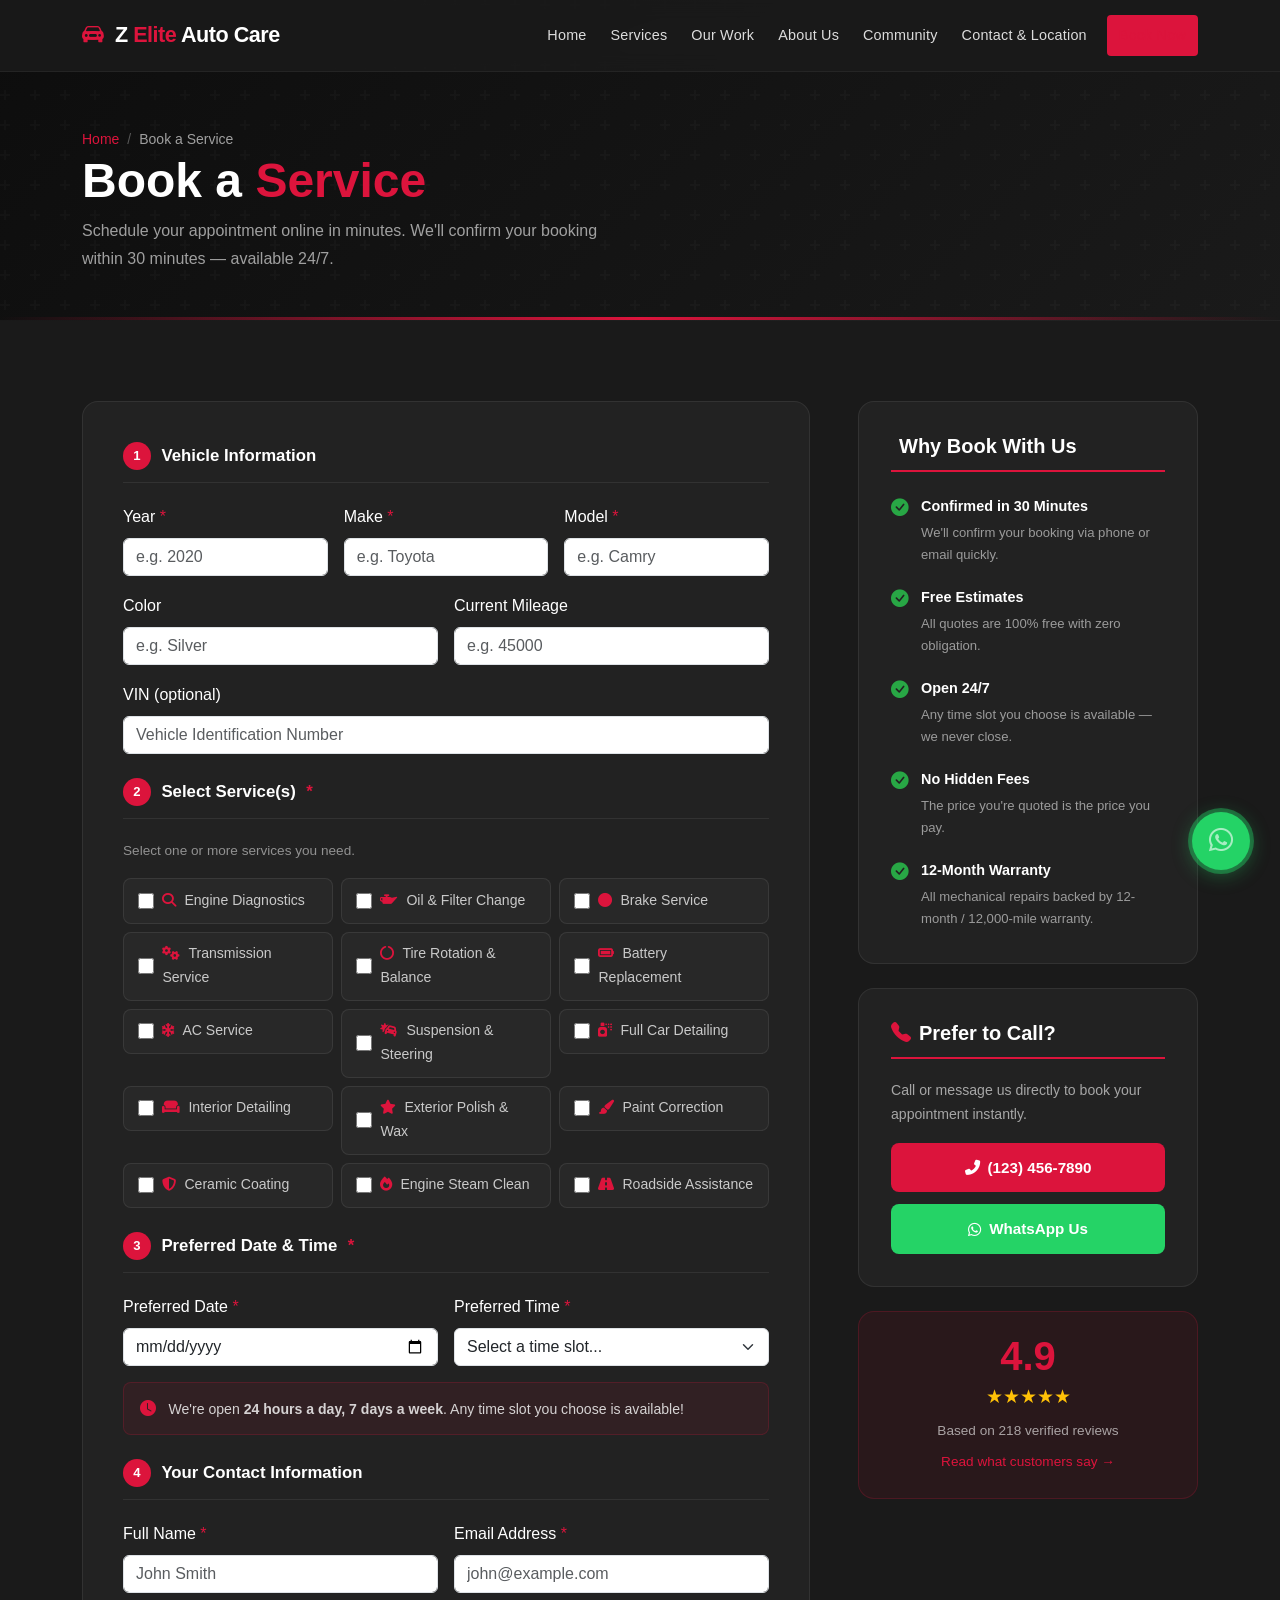
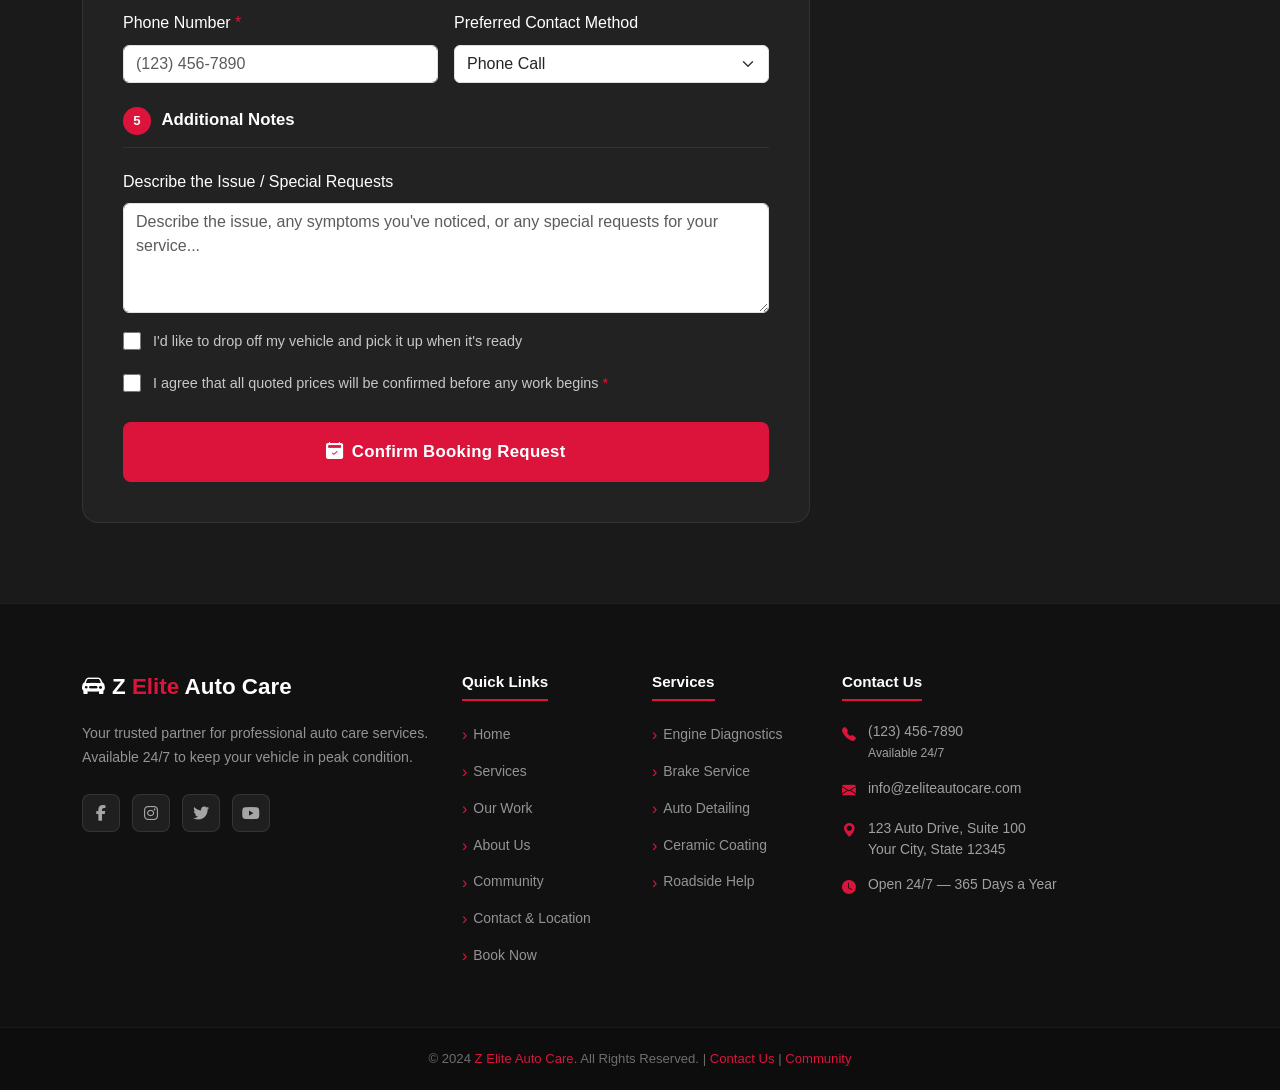
<file: booking.html>
<!DOCTYPE html>
<html lang="en">
<head>
  <meta charset="UTF-8" />
  <meta name="viewport" content="width=device-width, initial-scale=1.0" />
  <meta name="description" content="Book a service at Z Elite Auto Care. Schedule your appointment online — available 24/7 for mechanical repairs, detailing, and more." />
  <title>Book a Service - Z Elite Auto Care</title>
  <link rel="stylesheet" href="https://cdn.jsdelivr.net/npm/bootstrap@5.3.0/dist/css/bootstrap.min.css" />
  <link rel="stylesheet" href="https://cdn.jsdelivr.net/npm/bootstrap-icons@1.11.0/font/bootstrap-icons.css" />
  <link rel="stylesheet" href="https://cdnjs.cloudflare.com/ajax/libs/font-awesome/6.4.0/css/all.min.css" />
  <link rel="stylesheet" href="css/style.css" />
</head>
<body>

<div id="page-loader"><div class="loader-spinner"></div></div>

<!-- Navbar -->
<nav class="navbar navbar-expand-lg fixed-top">
  <div class="container">
    <a class="navbar-brand" href="index.html"><i class="bi bi-car-front-fill"></i> Z <span>Elite</span> Auto Care</a>
    <button class="navbar-toggler" type="button" data-bs-toggle="collapse" data-bs-target="#navMenu" aria-label="Toggle navigation">
      <span class="navbar-toggler-icon"></span>
    </button>
    <div class="collapse navbar-collapse" id="navMenu">
      <ul class="navbar-nav ms-auto align-items-lg-center">
        <li class="nav-item"><a class="nav-link" href="index.html">Home</a></li>
        <li class="nav-item"><a class="nav-link" href="services.html">Services</a></li>
        <li class="nav-item"><a class="nav-link" href="our-work.html">Our Work</a></li>
        <li class="nav-item"><a class="nav-link" href="about.html">About Us</a></li>
        <li class="nav-item"><a class="nav-link" href="community.html">Community</a></li>
        <li class="nav-item"><a class="nav-link" href="contact.html">Contact &amp; Location</a></li>
        <li class="nav-item"><a class="nav-link navbar-cta active" href="booking.html">Book Now</a></li>
      </ul>
    </div>
  </div>
</nav>

<!-- Page Header -->
<section class="page-header">
  <div class="container">
    <nav aria-label="breadcrumb"><ol class="breadcrumb"><li class="breadcrumb-item"><a href="index.html">Home</a></li><li class="breadcrumb-item active">Book a Service</li></ol></nav>
    <h1>Book a <span>Service</span></h1>
    <p style="color:rgba(255,255,255,0.6);margin:0.5rem 0 0;max-width:540px;">Schedule your appointment online in minutes. We'll confirm your booking within 30 minutes — available 24/7.</p>
  </div>
</section>

<!-- Booking Form -->
<section class="section-pad">
  <div class="container">
    <div class="row g-5">

      <!-- Booking Form -->
      <div class="col-lg-8">
        <div style="background:var(--dark-bg-2);border:1px solid rgba(255,255,255,0.07);border-radius:16px;padding:2.5rem;">

          <!-- Success -->
          <div id="bookingSuccess" class="alert-success-custom d-none mb-4">
            <i class="bi bi-check-circle-fill me-2"></i>
            <strong>Booking Request Received!</strong> We'll confirm your appointment within 30 minutes via email or phone.
          </div>
          <!-- Error -->
          <div id="bookingError" class="alert-error-custom d-none mb-4">
            <i class="bi bi-exclamation-circle-fill me-2"></i>
            Please fill in all required fields correctly.
          </div>

          <form id="bookingForm" novalidate>

            <!-- Step 1: Vehicle Info -->
            <div class="booking-section mb-4">
              <h5 class="booking-section-title"><span class="step-badge">1</span> Vehicle Information</h5>
              <div class="row g-3">
                <div class="col-sm-4">
                  <label class="form-label" for="vehicleYear">Year <span style="color:var(--primary-red);">*</span></label>
                  <input type="number" class="form-control" id="vehicleYear" placeholder="e.g. 2020" min="1990" max="2025" required />
                  <div class="invalid-feedback">Please enter vehicle year.</div>
                </div>
                <div class="col-sm-4">
                  <label class="form-label" for="vehicleMake">Make <span style="color:var(--primary-red);">*</span></label>
                  <input type="text" class="form-control" id="vehicleMake" placeholder="e.g. Toyota" required />
                  <div class="invalid-feedback">Please enter vehicle make.</div>
                </div>
                <div class="col-sm-4">
                  <label class="form-label" for="vehicleModel">Model <span style="color:var(--primary-red);">*</span></label>
                  <input type="text" class="form-control" id="vehicleModel" placeholder="e.g. Camry" required />
                  <div class="invalid-feedback">Please enter vehicle model.</div>
                </div>
                <div class="col-sm-6">
                  <label class="form-label" for="vehicleColor">Color</label>
                  <input type="text" class="form-control" id="vehicleColor" placeholder="e.g. Silver" />
                </div>
                <div class="col-sm-6">
                  <label class="form-label" for="vehicleMileage">Current Mileage</label>
                  <input type="number" class="form-control" id="vehicleMileage" placeholder="e.g. 45000" min="0" />
                </div>
                <div class="col-12">
                  <label class="form-label" for="vehicleVin">VIN (optional)</label>
                  <input type="text" class="form-control" id="vehicleVin" placeholder="Vehicle Identification Number" maxlength="17" />
                </div>
              </div>
            </div>

            <!-- Step 2: Service Selection -->
            <div class="booking-section mb-4">
              <h5 class="booking-section-title"><span class="step-badge">2</span> Select Service(s) <span style="color:var(--primary-red);">*</span></h5>
              <p style="color:rgba(255,255,255,0.5);font-size:0.85rem;margin-bottom:1rem;">Select one or more services you need.</p>
              <div class="row g-2" id="serviceCheckboxes">
                <div class="col-sm-6 col-lg-4">
                  <label class="service-checkbox-label">
                    <input type="checkbox" value="engine-diagnostics" class="service-checkbox" />
                    <span><i class="fas fa-search me-2" style="color:var(--primary-red);"></i>Engine Diagnostics</span>
                  </label>
                </div>
                <div class="col-sm-6 col-lg-4">
                  <label class="service-checkbox-label">
                    <input type="checkbox" value="oil-change" class="service-checkbox" />
                    <span><i class="fas fa-oil-can me-2" style="color:var(--primary-red);"></i>Oil &amp; Filter Change</span>
                  </label>
                </div>
                <div class="col-sm-6 col-lg-4">
                  <label class="service-checkbox-label">
                    <input type="checkbox" value="brake-service" class="service-checkbox" />
                    <span><i class="fas fa-circle me-2" style="color:var(--primary-red);"></i>Brake Service</span>
                  </label>
                </div>
                <div class="col-sm-6 col-lg-4">
                  <label class="service-checkbox-label">
                    <input type="checkbox" value="transmission" class="service-checkbox" />
                    <span><i class="fas fa-cogs me-2" style="color:var(--primary-red);"></i>Transmission Service</span>
                  </label>
                </div>
                <div class="col-sm-6 col-lg-4">
                  <label class="service-checkbox-label">
                    <input type="checkbox" value="tire-service" class="service-checkbox" />
                    <span><i class="fas fa-circle-notch me-2" style="color:var(--primary-red);"></i>Tire Rotation &amp; Balance</span>
                  </label>
                </div>
                <div class="col-sm-6 col-lg-4">
                  <label class="service-checkbox-label">
                    <input type="checkbox" value="battery" class="service-checkbox" />
                    <span><i class="fas fa-battery-full me-2" style="color:var(--primary-red);"></i>Battery Replacement</span>
                  </label>
                </div>
                <div class="col-sm-6 col-lg-4">
                  <label class="service-checkbox-label">
                    <input type="checkbox" value="ac-service" class="service-checkbox" />
                    <span><i class="fas fa-snowflake me-2" style="color:var(--primary-red);"></i>AC Service</span>
                  </label>
                </div>
                <div class="col-sm-6 col-lg-4">
                  <label class="service-checkbox-label">
                    <input type="checkbox" value="suspension" class="service-checkbox" />
                    <span><i class="fas fa-car-crash me-2" style="color:var(--primary-red);"></i>Suspension &amp; Steering</span>
                  </label>
                </div>
                <div class="col-sm-6 col-lg-4">
                  <label class="service-checkbox-label">
                    <input type="checkbox" value="full-detailing" class="service-checkbox" />
                    <span><i class="fas fa-spray-can me-2" style="color:var(--primary-red);"></i>Full Car Detailing</span>
                  </label>
                </div>
                <div class="col-sm-6 col-lg-4">
                  <label class="service-checkbox-label">
                    <input type="checkbox" value="interior-detailing" class="service-checkbox" />
                    <span><i class="fas fa-couch me-2" style="color:var(--primary-red);"></i>Interior Detailing</span>
                  </label>
                </div>
                <div class="col-sm-6 col-lg-4">
                  <label class="service-checkbox-label">
                    <input type="checkbox" value="exterior-polish" class="service-checkbox" />
                    <span><i class="fas fa-star me-2" style="color:var(--primary-red);"></i>Exterior Polish &amp; Wax</span>
                  </label>
                </div>
                <div class="col-sm-6 col-lg-4">
                  <label class="service-checkbox-label">
                    <input type="checkbox" value="paint-correction" class="service-checkbox" />
                    <span><i class="fas fa-paint-brush me-2" style="color:var(--primary-red);"></i>Paint Correction</span>
                  </label>
                </div>
                <div class="col-sm-6 col-lg-4">
                  <label class="service-checkbox-label">
                    <input type="checkbox" value="ceramic-coating" class="service-checkbox" />
                    <span><i class="fas fa-shield-alt me-2" style="color:var(--primary-red);"></i>Ceramic Coating</span>
                  </label>
                </div>
                <div class="col-sm-6 col-lg-4">
                  <label class="service-checkbox-label">
                    <input type="checkbox" value="engine-steam" class="service-checkbox" />
                    <span><i class="fas fa-fire me-2" style="color:var(--primary-red);"></i>Engine Steam Clean</span>
                  </label>
                </div>
                <div class="col-sm-6 col-lg-4">
                  <label class="service-checkbox-label">
                    <input type="checkbox" value="roadside" class="service-checkbox" />
                    <span><i class="fas fa-road me-2" style="color:var(--primary-red);"></i>Roadside Assistance</span>
                  </label>
                </div>
              </div>
              <div id="serviceError" class="text-danger mt-2 d-none" style="font-size:0.85rem;"><i class="bi bi-exclamation-circle me-1"></i>Please select at least one service.</div>
            </div>

            <!-- Step 3: Date & Time -->
            <div class="booking-section mb-4">
              <h5 class="booking-section-title"><span class="step-badge">3</span> Preferred Date &amp; Time <span style="color:var(--primary-red);">*</span></h5>
              <div class="row g-3">
                <div class="col-sm-6">
                  <label class="form-label" for="bookingDate">Preferred Date <span style="color:var(--primary-red);">*</span></label>
                  <input type="date" class="form-control" id="bookingDate" required />
                  <div class="invalid-feedback">Please select a date.</div>
                </div>
                <div class="col-sm-6">
                  <label class="form-label" for="bookingTime">Preferred Time <span style="color:var(--primary-red);">*</span></label>
                  <select class="form-select" id="bookingTime" required>
                    <option value="" disabled selected>Select a time slot...</option>
                    <option value="00:00">12:00 AM (Midnight)</option>
                    <option value="06:00">6:00 AM (Early Morning)</option>
                    <option value="08:00">8:00 AM (Morning)</option>
                    <option value="10:00">10:00 AM</option>
                    <option value="12:00">12:00 PM (Noon)</option>
                    <option value="14:00">2:00 PM (Afternoon)</option>
                    <option value="16:00">4:00 PM</option>
                    <option value="18:00">6:00 PM (Evening)</option>
                    <option value="20:00">8:00 PM</option>
                    <option value="22:00">10:00 PM (Late Night)</option>
                  </select>
                  <div class="invalid-feedback">Please select a time slot.</div>
                </div>
                <div class="col-12">
                  <div style="background:rgba(220,20,60,0.08);border:1px solid rgba(220,20,60,0.2);border-radius:8px;padding:0.75rem 1rem;">
                    <i class="bi bi-clock-fill me-2" style="color:var(--primary-red);"></i>
                    <span style="color:rgba(255,255,255,0.8);font-size:0.88rem;">We're open <strong>24 hours a day, 7 days a week</strong>. Any time slot you choose is available!</span>
                  </div>
                </div>
              </div>
            </div>

            <!-- Step 4: Personal Info -->
            <div class="booking-section mb-4">
              <h5 class="booking-section-title"><span class="step-badge">4</span> Your Contact Information</h5>
              <div class="row g-3">
                <div class="col-sm-6">
                  <label class="form-label" for="bookingName">Full Name <span style="color:var(--primary-red);">*</span></label>
                  <input type="text" class="form-control" id="bookingName" placeholder="John Smith" required minlength="2" />
                  <div class="invalid-feedback">Please enter your full name.</div>
                </div>
                <div class="col-sm-6">
                  <label class="form-label" for="bookingEmail">Email Address <span style="color:var(--primary-red);">*</span></label>
                  <input type="email" class="form-control" id="bookingEmail" placeholder="john@example.com" required />
                  <div class="invalid-feedback">Please enter a valid email address.</div>
                </div>
                <div class="col-sm-6">
                  <label class="form-label" for="bookingPhone">Phone Number <span style="color:var(--primary-red);">*</span></label>
                  <input type="tel" class="form-control" id="bookingPhone" placeholder="(123) 456-7890" required />
                  <div class="invalid-feedback">Please enter your phone number.</div>
                </div>
                <div class="col-sm-6">
                  <label class="form-label" for="bookingContact">Preferred Contact Method</label>
                  <select class="form-select" id="bookingContact">
                    <option value="phone">Phone Call</option>
                    <option value="sms">SMS / Text</option>
                    <option value="whatsapp">WhatsApp</option>
                    <option value="email">Email</option>
                  </select>
                </div>
              </div>
            </div>

            <!-- Step 5: Notes -->
            <div class="booking-section mb-4">
              <h5 class="booking-section-title"><span class="step-badge">5</span> Additional Notes</h5>
              <div class="row g-3">
                <div class="col-12">
                  <label class="form-label" for="bookingNotes">Describe the Issue / Special Requests</label>
                  <textarea class="form-control" id="bookingNotes" rows="4" placeholder="Describe the issue, any symptoms you've noticed, or any special requests for your service..."></textarea>
                </div>
                <div class="col-12">
                  <div class="form-check" style="padding-left:0;">
                    <label style="display:flex;align-items:flex-start;gap:0.75rem;cursor:pointer;">
                      <input type="checkbox" id="bookingDropoff" style="margin-top:0.2rem;width:18px;height:18px;accent-color:var(--primary-red);flex-shrink:0;" />
                      <span style="color:rgba(255,255,255,0.75);font-size:0.9rem;">I'd like to drop off my vehicle and pick it up when it's ready</span>
                    </label>
                  </div>
                </div>
                <div class="col-12">
                  <div class="form-check" style="padding-left:0;">
                    <label style="display:flex;align-items:flex-start;gap:0.75rem;cursor:pointer;">
                      <input type="checkbox" id="bookingTerms" required style="margin-top:0.2rem;width:18px;height:18px;accent-color:var(--primary-red);flex-shrink:0;" />
                      <span style="color:rgba(255,255,255,0.75);font-size:0.9rem;">I agree that all quoted prices will be confirmed before any work begins <span style="color:var(--primary-red);">*</span></span>
                    </label>
                    <div class="invalid-feedback" style="padding-left:2rem;">You must agree to proceed.</div>
                  </div>
                </div>
              </div>
            </div>

            <button type="submit" class="btn-red w-100" style="padding:1rem;font-size:1.05rem;border-radius:8px;border:none;cursor:pointer;font-weight:700;">
              <i class="bi bi-calendar2-check-fill me-2"></i>Confirm Booking Request
            </button>
          </form>
        </div>
      </div>

      <!-- Sidebar -->
      <div class="col-lg-4">

        <!-- Why Book With Us -->
        <div style="background:var(--dark-bg-2);border:1px solid rgba(255,255,255,0.07);border-radius:16px;padding:2rem;margin-bottom:1.5rem;">
          <h5 style="color:var(--white);font-weight:800;margin-bottom:1.25rem;border-bottom:2px solid var(--primary-red);padding-bottom:0.75rem;">
            <i class="bi bi-shield-check-fill me-2" style="color:var(--primary-red);"></i>Why Book With Us
          </h5>
          <div style="display:flex;flex-direction:column;gap:1rem;">
            <div style="display:flex;align-items:flex-start;gap:0.75rem;">
              <i class="bi bi-check-circle-fill" style="color:#28a745;font-size:1.1rem;margin-top:0.1rem;flex-shrink:0;"></i>
              <div><strong style="color:var(--white);font-size:0.9rem;">Confirmed in 30 Minutes</strong><p style="color:rgba(255,255,255,0.55);font-size:0.82rem;margin:0.2rem 0 0;">We'll confirm your booking via phone or email quickly.</p></div>
            </div>
            <div style="display:flex;align-items:flex-start;gap:0.75rem;">
              <i class="bi bi-check-circle-fill" style="color:#28a745;font-size:1.1rem;margin-top:0.1rem;flex-shrink:0;"></i>
              <div><strong style="color:var(--white);font-size:0.9rem;">Free Estimates</strong><p style="color:rgba(255,255,255,0.55);font-size:0.82rem;margin:0.2rem 0 0;">All quotes are 100% free with zero obligation.</p></div>
            </div>
            <div style="display:flex;align-items:flex-start;gap:0.75rem;">
              <i class="bi bi-check-circle-fill" style="color:#28a745;font-size:1.1rem;margin-top:0.1rem;flex-shrink:0;"></i>
              <div><strong style="color:var(--white);font-size:0.9rem;">Open 24/7</strong><p style="color:rgba(255,255,255,0.55);font-size:0.82rem;margin:0.2rem 0 0;">Any time slot you choose is available — we never close.</p></div>
            </div>
            <div style="display:flex;align-items:flex-start;gap:0.75rem;">
              <i class="bi bi-check-circle-fill" style="color:#28a745;font-size:1.1rem;margin-top:0.1rem;flex-shrink:0;"></i>
              <div><strong style="color:var(--white);font-size:0.9rem;">No Hidden Fees</strong><p style="color:rgba(255,255,255,0.55);font-size:0.82rem;margin:0.2rem 0 0;">The price you're quoted is the price you pay.</p></div>
            </div>
            <div style="display:flex;align-items:flex-start;gap:0.75rem;">
              <i class="bi bi-check-circle-fill" style="color:#28a745;font-size:1.1rem;margin-top:0.1rem;flex-shrink:0;"></i>
              <div><strong style="color:var(--white);font-size:0.9rem;">12-Month Warranty</strong><p style="color:rgba(255,255,255,0.55);font-size:0.82rem;margin:0.2rem 0 0;">All mechanical repairs backed by 12-month / 12,000-mile warranty.</p></div>
            </div>
          </div>
        </div>

        <!-- Contact Quick -->
        <div style="background:var(--dark-bg-2);border:1px solid rgba(255,255,255,0.07);border-radius:16px;padding:2rem;margin-bottom:1.5rem;">
          <h5 style="color:var(--white);font-weight:800;margin-bottom:1.25rem;border-bottom:2px solid var(--primary-red);padding-bottom:0.75rem;">
            <i class="bi bi-telephone-fill me-2" style="color:var(--primary-red);"></i>Prefer to Call?
          </h5>
          <p style="color:rgba(255,255,255,0.6);font-size:0.88rem;margin-bottom:1rem;">Call or message us directly to book your appointment instantly.</p>
          <a href="tel:+11234567890" style="display:flex;align-items:center;justify-content:center;gap:8px;background:var(--primary-red);color:#fff;padding:0.75rem 1.5rem;border-radius:8px;font-weight:700;font-size:0.95rem;text-decoration:none;margin-bottom:0.75rem;">
            <i class="fas fa-phone-alt"></i> (123) 456-7890
          </a>
          <a href="https://wa.me/1234567890?text=Hi%2C%20I%20would%20like%20to%20book%20a%20service%20at%20Z%20Elite%20Auto%20Care." target="_blank" rel="noopener" style="display:flex;align-items:center;justify-content:center;gap:8px;background:#25D366;color:#fff;padding:0.75rem 1.5rem;border-radius:8px;font-weight:700;font-size:0.95rem;text-decoration:none;">
            <i class="fab fa-whatsapp"></i> WhatsApp Us
          </a>
        </div>

        <!-- Rating Badge -->
        <div style="background:rgba(220,20,60,0.08);border:1px solid rgba(220,20,60,0.2);border-radius:16px;padding:1.5rem;text-align:center;">
          <div style="font-size:2.5rem;font-weight:900;color:var(--primary-red);line-height:1;">4.9</div>
          <div style="color:#ffc107;font-size:1.2rem;margin:0.3rem 0;">★★★★★</div>
          <p style="color:rgba(255,255,255,0.6);font-size:0.85rem;margin:0;">Based on 218 verified reviews</p>
          <a href="community.html#testimonials" style="color:var(--primary-red);font-size:0.85rem;text-decoration:none;margin-top:0.5rem;display:inline-block;">Read what customers say →</a>
        </div>

      </div>
    </div>
  </div>
</section>

<!-- Footer -->
<footer class="footer">
  <div class="container">
    <div class="row g-4">
      <div class="col-lg-4 col-md-6">
        <a class="footer-brand" href="index.html"><i class="bi bi-car-front-fill me-2"></i>Z <span>Elite</span> Auto Care</a>
        <p class="footer-desc">Your trusted partner for professional auto care services. Available 24/7 to keep your vehicle in peak condition.</p>
        <div class="footer-social">
          <a href="#" aria-label="Facebook"><i class="fab fa-facebook-f"></i></a>
          <a href="#" aria-label="Instagram"><i class="fab fa-instagram"></i></a>
          <a href="#" aria-label="Twitter"><i class="fab fa-twitter"></i></a>
          <a href="#" aria-label="YouTube"><i class="fab fa-youtube"></i></a>
        </div>
      </div>
      <div class="col-lg-2 col-md-6 col-6">
        <h6>Quick Links</h6>
        <ul class="footer-links">
          <li><a href="index.html">Home</a></li>
          <li><a href="services.html">Services</a></li>
          <li><a href="our-work.html">Our Work</a></li>
          <li><a href="about.html">About Us</a></li>
          <li><a href="community.html">Community</a></li>
          <li><a href="contact.html">Contact &amp; Location</a></li>
          <li><a href="booking.html">Book Now</a></li>
        </ul>
      </div>
      <div class="col-lg-2 col-md-6 col-6">
        <h6>Services</h6>
        <ul class="footer-links">
          <li><a href="services.html">Engine Diagnostics</a></li>
          <li><a href="services.html">Brake Service</a></li>
          <li><a href="services.html">Auto Detailing</a></li>
          <li><a href="services.html">Ceramic Coating</a></li>
          <li><a href="services.html">Roadside Help</a></li>
        </ul>
      </div>
      <div class="col-lg-4 col-md-6">
        <h6>Contact Us</h6>
        <div class="footer-contact-item"><i class="bi bi-telephone-fill"></i><span>(123) 456-7890<br><small>Available 24/7</small></span></div>
        <div class="footer-contact-item"><i class="bi bi-envelope-fill"></i><span>info@zeliteautocare.com</span></div>
        <div class="footer-contact-item"><i class="bi bi-geo-alt-fill"></i><span>123 Auto Drive, Suite 100<br>Your City, State 12345</span></div>
        <div class="footer-contact-item"><i class="bi bi-clock-fill"></i><span>Open 24/7 — 365 Days a Year</span></div>
      </div>
    </div>
  </div>
  <div class="footer-bottom">
    <div class="container">
      <p>&copy; 2024 <span>Z Elite Auto Care</span>. All Rights Reserved. | <a href="contact.html" style="color:var(--primary-red);">Contact Us</a> | <a href="community.html" style="color:var(--primary-red);">Community</a></p>
    </div>
  </div>
</footer>

<a href="https://wa.me/1234567890" class="whatsapp-float" target="_blank" rel="noopener" aria-label="Chat on WhatsApp">
  <i class="fab fa-whatsapp"></i>
</a>

<script src="https://cdn.jsdelivr.net/npm/bootstrap@5.3.0/dist/js/bootstrap.bundle.min.js"></script>
<script src="js/script.js"></script>
<script>
  // Set minimum date to today
  (function() {
    const dateInput = document.getElementById('bookingDate');
    if (dateInput) {
      const today = new Date().toISOString().split('T')[0];
      dateInput.setAttribute('min', today);
    }
  })();

  // Booking form submission
  const bookingForm = document.getElementById('bookingForm');
  if (bookingForm) {
    bookingForm.addEventListener('submit', function(e) {
      e.preventDefault();
      const services = document.querySelectorAll('.service-checkbox:checked');
      const serviceError = document.getElementById('serviceError');

      bookingForm.classList.add('was-validated');

      if (services.length === 0) {
        serviceError.classList.remove('d-none');
        return;
      } else {
        serviceError.classList.add('d-none');
      }

      if (!bookingForm.checkValidity()) return;

      const terms = document.getElementById('bookingTerms');
      if (!terms.checked) return;

      // Show success
      document.getElementById('bookingSuccess').classList.remove('d-none');
      document.getElementById('bookingError').classList.add('d-none');
      bookingForm.reset();
      bookingForm.classList.remove('was-validated');
      window.scrollTo({ top: bookingForm.closest('.container').offsetTop - 100, behavior: 'smooth' });
    });
  }
</script>
</body>
</html>
</file>
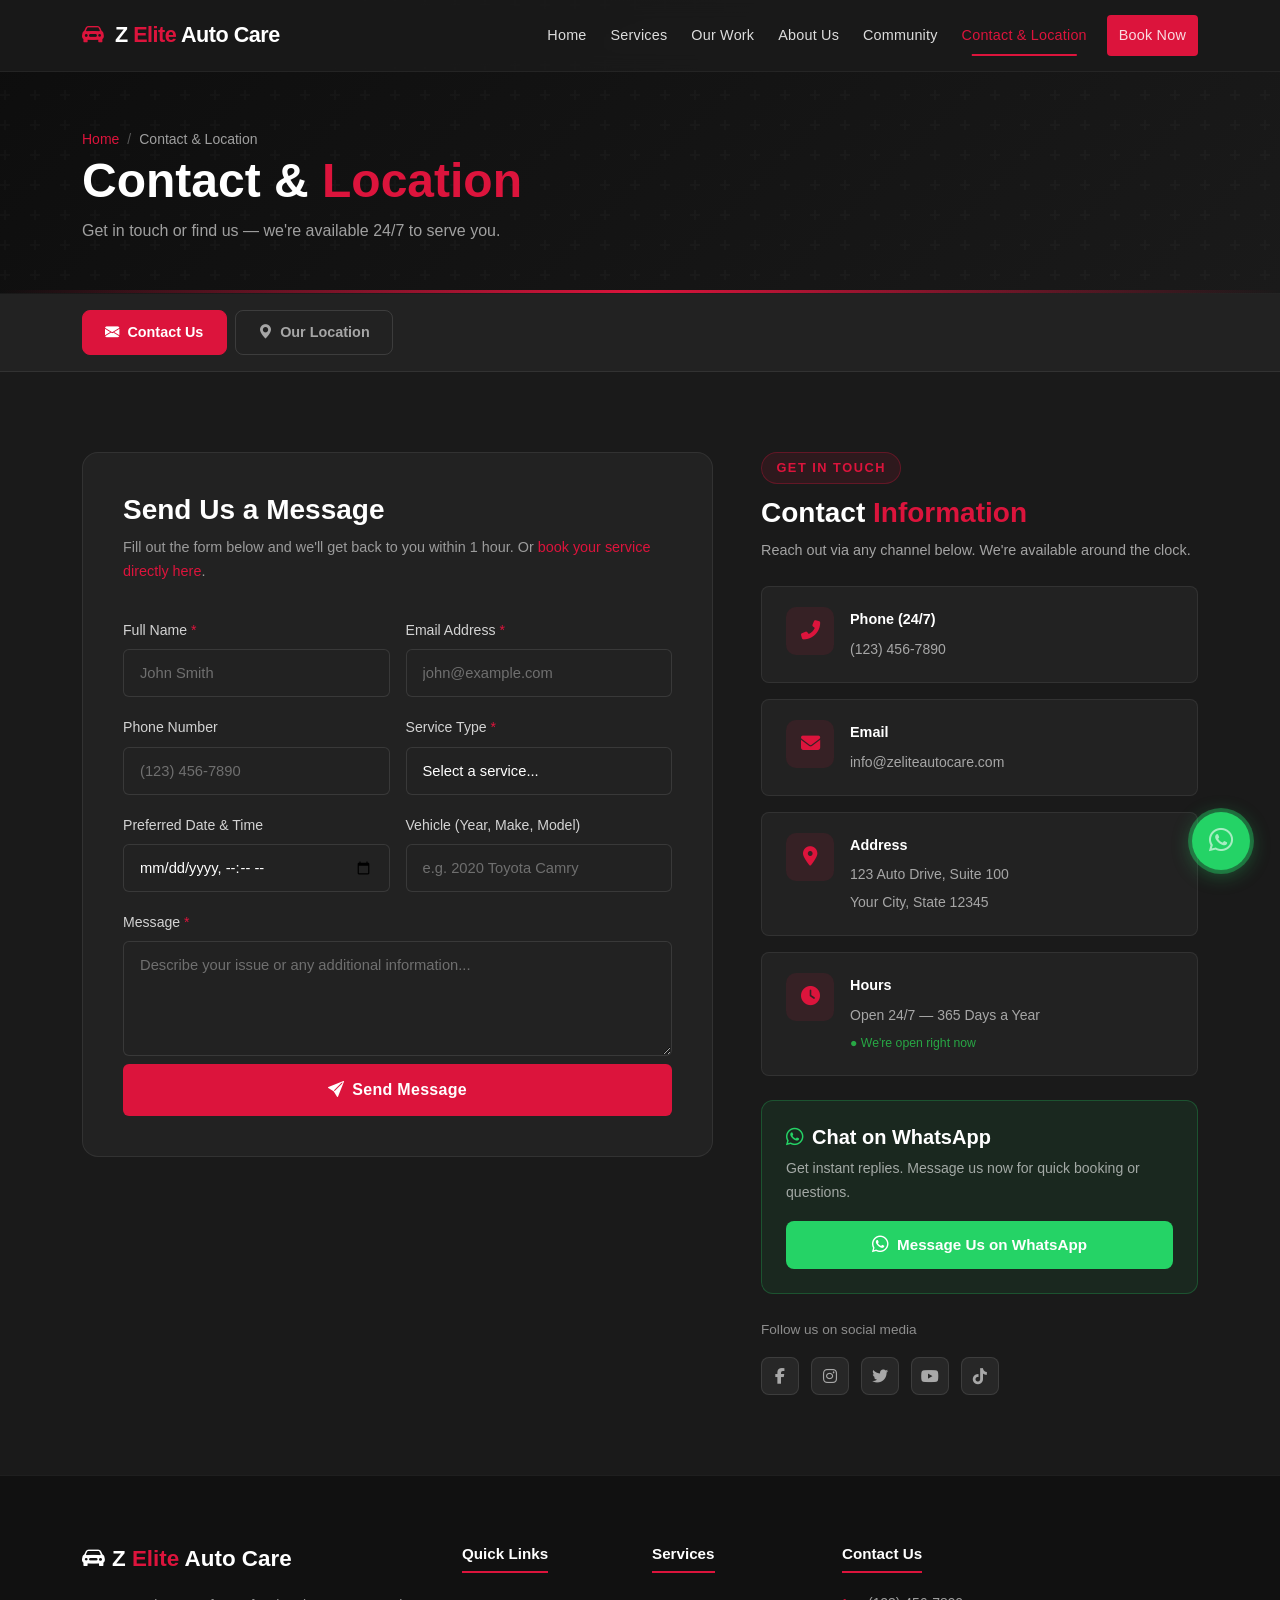
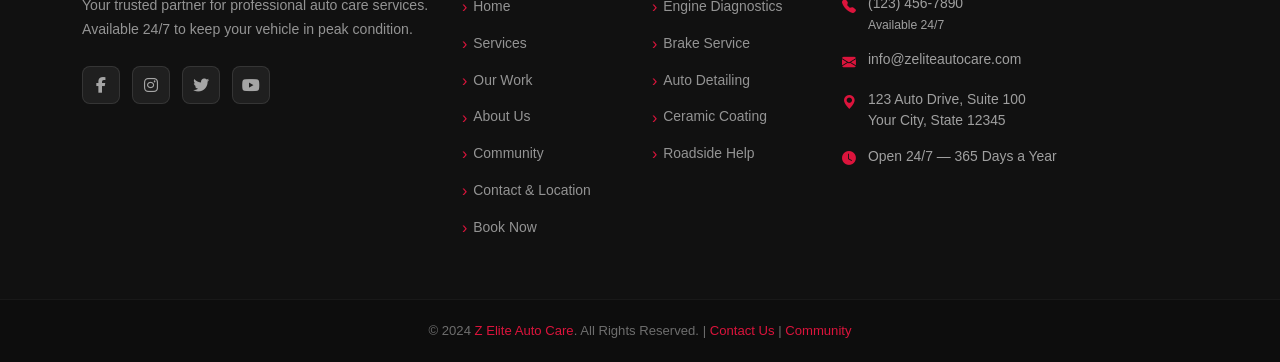
<file: contact.html>
<!DOCTYPE html>
<html lang="en">
<head>
  <meta charset="UTF-8" />
  <meta name="viewport" content="width=device-width, initial-scale=1.0" />
  <meta name="description" content="Contact Z Elite Auto Care and find our location. Book a service, get directions, and view our 24/7 hours." />
  <title>Contact &amp; Location - Z Elite Auto Care</title>
  <link rel="stylesheet" href="https://cdn.jsdelivr.net/npm/bootstrap@5.3.0/dist/css/bootstrap.min.css" />
  <link rel="stylesheet" href="https://cdn.jsdelivr.net/npm/bootstrap-icons@1.11.0/font/bootstrap-icons.css" />
  <link rel="stylesheet" href="https://cdnjs.cloudflare.com/ajax/libs/font-awesome/6.4.0/css/all.min.css" />
  <link rel="stylesheet" href="css/style.css" />
</head>
<body>

<div id="page-loader"><div class="loader-spinner"></div></div>

<!-- Navbar -->
<nav class="navbar navbar-expand-lg fixed-top">
  <div class="container">
    <a class="navbar-brand" href="index.html"><i class="bi bi-car-front-fill"></i> Z <span>Elite</span> Auto Care</a>
    <button class="navbar-toggler" type="button" data-bs-toggle="collapse" data-bs-target="#navMenu" aria-label="Toggle navigation">
      <span class="navbar-toggler-icon"></span>
    </button>
    <div class="collapse navbar-collapse" id="navMenu">
      <ul class="navbar-nav ms-auto align-items-lg-center">
        <li class="nav-item"><a class="nav-link" href="index.html">Home</a></li>
        <li class="nav-item"><a class="nav-link" href="services.html">Services</a></li>
        <li class="nav-item"><a class="nav-link" href="our-work.html">Our Work</a></li>
        <li class="nav-item"><a class="nav-link" href="about.html">About Us</a></li>
        <li class="nav-item"><a class="nav-link" href="community.html">Community</a></li>
        <li class="nav-item"><a class="nav-link active" href="contact.html">Contact &amp; Location</a></li>
        <li class="nav-item"><a class="nav-link navbar-cta" href="booking.html">Book Now</a></li>
      </ul>
    </div>
  </div>
</nav>

<!-- Page Header -->
<section class="page-header">
  <div class="container">
    <nav aria-label="breadcrumb"><ol class="breadcrumb"><li class="breadcrumb-item"><a href="index.html">Home</a></li><li class="breadcrumb-item active">Contact &amp; Location</li></ol></nav>
    <h1>Contact &amp; <span>Location</span></h1>
    <p style="color:rgba(255,255,255,0.6);margin:0.5rem 0 0;max-width:520px;">Get in touch or find us — we're available 24/7 to serve you.</p>
  </div>
</section>

<!-- Tab Navigation -->
<section style="background:var(--dark-bg-2);border-bottom:1px solid rgba(255,255,255,0.07);">
  <div class="container">
    <ul class="nav nav-pills page-tabs" id="contactTabs" role="tablist">
      <li class="nav-item" role="presentation">
        <button class="nav-link active" id="contact-tab" data-bs-toggle="pill" data-bs-target="#tab-contact" type="button" role="tab" aria-controls="tab-contact" aria-selected="true">
          <i class="bi bi-envelope-fill me-2"></i>Contact Us
        </button>
      </li>
      <li class="nav-item" role="presentation">
        <button class="nav-link" id="location-tab" data-bs-toggle="pill" data-bs-target="#tab-location" type="button" role="tab" aria-controls="tab-location" aria-selected="false">
          <i class="bi bi-geo-alt-fill me-2"></i>Our Location
        </button>
      </li>
    </ul>
  </div>
</section>

<div class="tab-content" id="contactTabContent">

  <!-- ===== TAB 1: CONTACT ===== -->
  <div class="tab-pane fade show active" id="tab-contact" role="tabpanel" aria-labelledby="contact-tab">

    <section class="section-pad">
      <div class="container">
        <div class="row g-5">
          <!-- Contact Form -->
          <div class="col-lg-7">
            <div style="background:var(--dark-bg-2);border:1px solid rgba(255,255,255,0.07);border-radius:16px;padding:2.5rem;">
              <h3 style="color:var(--white);font-weight:800;margin-bottom:0.5rem;">Send Us a Message</h3>
              <p style="color:rgba(255,255,255,0.55);font-size:0.9rem;margin-bottom:2rem;">Fill out the form below and we'll get back to you within 1 hour. Or <a href="booking.html" style="color:var(--primary-red);">book your service directly here</a>.</p>

              <div id="formSuccess" class="alert-success-custom d-none mb-3">
                <i class="bi bi-check-circle-fill me-2"></i>
                <strong>Message sent!</strong> We'll contact you shortly.
              </div>
              <div id="formError" class="alert-error-custom d-none mb-3">
                <i class="bi bi-exclamation-circle-fill me-2"></i>
                Please fill in all required fields correctly.
              </div>

              <form id="contactForm" class="contact-form" novalidate>
                <div class="row g-3">
                  <div class="col-sm-6">
                    <label class="form-label" for="contactName">Full Name <span style="color:var(--primary-red);">*</span></label>
                    <input type="text" class="form-control" id="contactName" placeholder="John Smith" required minlength="2" />
                    <div class="invalid-feedback">Please enter your full name.</div>
                  </div>
                  <div class="col-sm-6">
                    <label class="form-label" for="contactEmail">Email Address <span style="color:var(--primary-red);">*</span></label>
                    <input type="email" class="form-control" id="contactEmail" placeholder="john@example.com" required />
                    <div class="invalid-feedback">Please enter a valid email address.</div>
                  </div>
                  <div class="col-sm-6">
                    <label class="form-label" for="contactPhone">Phone Number</label>
                    <input type="tel" class="form-control" id="contactPhone" placeholder="(123) 456-7890" />
                  </div>
                  <div class="col-sm-6">
                    <label class="form-label" for="contactService">Service Type <span style="color:var(--primary-red);">*</span></label>
                    <select class="form-select" id="contactService" required>
                      <option value="" disabled selected>Select a service...</option>
                      <option value="engine-diagnostics">Engine Diagnostics</option>
                      <option value="oil-change">Oil &amp; Filter Change</option>
                      <option value="brake-service">Brake Service</option>
                      <option value="transmission">Transmission Service</option>
                      <option value="tire-service">Tire Rotation &amp; Balancing</option>
                      <option value="battery">Battery Replacement</option>
                      <option value="ac-service">Air Conditioning Service</option>
                      <option value="suspension">Suspension &amp; Steering</option>
                      <option value="full-detailing">Full Car Detailing</option>
                      <option value="interior-detailing">Interior Detailing</option>
                      <option value="exterior-polish">Exterior Polish &amp; Wax</option>
                      <option value="paint-correction">Paint Correction</option>
                      <option value="ceramic-coating">Ceramic Coating</option>
                      <option value="engine-steam">Engine Steam Clean</option>
                      <option value="roadside">Roadside Assistance</option>
                      <option value="other">Other / General Inquiry</option>
                    </select>
                    <div class="invalid-feedback">Please select a service.</div>
                  </div>
                  <div class="col-sm-6">
                    <label class="form-label" for="contactDateTime">Preferred Date &amp; Time</label>
                    <input type="datetime-local" class="form-control" id="contactDateTime" />
                  </div>
                  <div class="col-sm-6">
                    <label class="form-label" for="contactVehicle">Vehicle (Year, Make, Model)</label>
                    <input type="text" class="form-control" id="contactVehicle" placeholder="e.g. 2020 Toyota Camry" />
                  </div>
                  <div class="col-12">
                    <label class="form-label" for="contactMessage">Message <span style="color:var(--primary-red);">*</span></label>
                    <textarea class="form-control" id="contactMessage" rows="4" placeholder="Describe your issue or any additional information..." required minlength="10"></textarea>
                    <div class="invalid-feedback">Please provide at least 10 characters of detail.</div>
                  </div>
                  <div class="col-12 mt-2">
                    <button type="submit" class="btn-red w-100" style="padding:0.8rem;font-size:1rem;border-radius:6px;border:none;cursor:pointer;">
                      <i class="bi bi-send-fill me-2"></i>Send Message
                    </button>
                  </div>
                </div>
              </form>
            </div>
          </div>

          <!-- Contact Info -->
          <div class="col-lg-5">
            <div class="mb-4">
              <span class="section-tag">Get In Touch</span>
              <h3 style="color:var(--white);font-weight:800;margin-bottom:0.5rem;">Contact <span style="color:var(--primary-red);">Information</span></h3>
              <p style="color:rgba(255,255,255,0.6);font-size:0.9rem;">Reach out via any channel below. We're available around the clock.</p>
            </div>

            <div class="contact-info-card">
              <div class="contact-info-icon"><i class="fas fa-phone-alt"></i></div>
              <div class="contact-info-content"><strong>Phone (24/7)</strong><span>(123) 456-7890</span></div>
            </div>
            <div class="contact-info-card">
              <div class="contact-info-icon"><i class="fas fa-envelope"></i></div>
              <div class="contact-info-content"><strong>Email</strong><span>info@zeliteautocare.com</span></div>
            </div>
            <div class="contact-info-card">
              <div class="contact-info-icon"><i class="fas fa-map-marker-alt"></i></div>
              <div class="contact-info-content"><strong>Address</strong><span>123 Auto Drive, Suite 100<br>Your City, State 12345</span></div>
            </div>
            <div class="contact-info-card">
              <div class="contact-info-icon"><i class="fas fa-clock"></i></div>
              <div class="contact-info-content"><strong>Hours</strong><span>Open 24/7 — 365 Days a Year<br><small style="color:#28a745;">● We're open right now</small></span></div>
            </div>

            <!-- WhatsApp -->
            <div style="background:rgba(37,211,102,0.08);border:1px solid rgba(37,211,102,0.25);border-radius:12px;padding:1.5rem;margin-top:1.5rem;">
              <h5 style="color:var(--white);font-weight:700;margin-bottom:0.5rem;"><i class="fab fa-whatsapp me-2" style="color:#25D366;"></i>Chat on WhatsApp</h5>
              <p style="color:rgba(255,255,255,0.6);font-size:0.88rem;margin-bottom:1rem;">Get instant replies. Message us now for quick booking or questions.</p>
              <a href="https://wa.me/1234567890?text=Hello%2C%20I%20would%20like%20to%20book%20a%20service%20at%20Z%20Elite%20Auto%20Care." target="_blank" rel="noopener"
                style="display:flex;align-items:center;justify-content:center;gap:8px;background:#25D366;color:#fff;padding:0.7rem 1.5rem;border-radius:8px;font-weight:700;font-size:0.95rem;text-decoration:none;transition:background 0.3s;">
                <i class="fab fa-whatsapp" style="font-size:1.2rem;"></i> Message Us on WhatsApp
              </a>
            </div>

            <!-- Social -->
            <div style="margin-top:1.5rem;">
              <p style="color:rgba(255,255,255,0.5);font-size:0.85rem;margin-bottom:0.75rem;">Follow us on social media</p>
              <div class="footer-social">
                <a href="#" aria-label="Facebook"><i class="fab fa-facebook-f"></i></a>
                <a href="#" aria-label="Instagram"><i class="fab fa-instagram"></i></a>
                <a href="#" aria-label="Twitter"><i class="fab fa-twitter"></i></a>
                <a href="#" aria-label="YouTube"><i class="fab fa-youtube"></i></a>
                <a href="#" aria-label="TikTok"><i class="fab fa-tiktok"></i></a>
              </div>
            </div>
          </div>
        </div>
      </div>
    </section>

  </div><!-- /tab-contact -->

  <!-- ===== TAB 2: LOCATION ===== -->
  <div class="tab-pane fade" id="tab-location" role="tabpanel" aria-labelledby="location-tab">

    <!-- Map & Info -->
    <section class="section-pad">
      <div class="container">
        <div class="row g-5 align-items-start">
          <!-- Map -->
          <div class="col-lg-8 fade-in-left">
            <div class="map-container">
              <iframe
                src="https://www.google.com/maps/embed?pb=!1m18!1m12!1m3!1d3153.835434!2d-122.4194!3d37.7749!2m3!1f0!2f0!3f0!3m2!1i1024!2i768!4f13.1!3m3!1m2!1s0x0%3A0x0!2zMzfCsDQ2JzI5LjYiTiAxMjLCsDI1JzA5LjkiVw!5e0!3m2!1sen!2sus!4v1234567890"
                allowfullscreen=""
                loading="lazy"
                referrerpolicy="no-referrer-when-downgrade"
                title="Z Elite Auto Care Location">
              </iframe>
            </div>
            <div class="mt-3 d-flex gap-3 flex-wrap">
              <a href="https://maps.google.com/?q=123+Auto+Drive+Your+City+State" target="_blank" rel="noopener" class="btn-red">
                <i class="fas fa-directions me-2"></i>Get Directions
              </a>
              <a href="booking.html" class="btn-red-outline-only"><i class="bi bi-calendar-check me-2"></i>Book a Service</a>
            </div>
          </div>

          <!-- Location Info -->
          <div class="col-lg-4 fade-in-right">
            <div style="background:var(--dark-bg-2);border:1px solid rgba(255,255,255,0.07);border-radius:16px;padding:2rem;">
              <h4 style="color:var(--white);font-weight:800;margin-bottom:1.5rem;border-bottom:2px solid var(--primary-red);padding-bottom:0.75rem;">
                <i class="fas fa-map-marker-alt text-red me-2"></i>Our Location
              </h4>
              <div class="footer-contact-item">
                <i class="bi bi-geo-alt-fill"></i>
                <div>
                  <strong style="color:var(--white);display:block;font-size:0.9rem;margin-bottom:0.25rem;">Address</strong>
                  <span style="color:rgba(255,255,255,0.65);">123 Auto Drive, Suite 100<br>Your City, State 12345</span>
                </div>
              </div>
              <div class="footer-contact-item">
                <i class="bi bi-telephone-fill"></i>
                <div>
                  <strong style="color:var(--white);display:block;font-size:0.9rem;margin-bottom:0.25rem;">Phone</strong>
                  <span style="color:rgba(255,255,255,0.65);">(123) 456-7890</span>
                </div>
              </div>
              <div class="footer-contact-item">
                <i class="bi bi-envelope-fill"></i>
                <div>
                  <strong style="color:var(--white);display:block;font-size:0.9rem;margin-bottom:0.25rem;">Email</strong>
                  <span style="color:rgba(255,255,255,0.65);">info@zeliteautocare.com</span>
                </div>
              </div>
            </div>

            <!-- Business Hours -->
            <div style="background:var(--dark-bg-2);border:1px solid rgba(255,255,255,0.07);border-radius:16px;padding:2rem;margin-top:1.5rem;">
              <h4 style="color:var(--white);font-weight:800;margin-bottom:1.5rem;border-bottom:2px solid var(--primary-red);padding-bottom:0.75rem;">
                <i class="fas fa-clock text-red me-2"></i>Business Hours
              </h4>
              <div class="hours-row open"><span class="day">Monday</span><span class="time">Open 24 Hours</span></div>
              <div class="hours-row open"><span class="day">Tuesday</span><span class="time">Open 24 Hours</span></div>
              <div class="hours-row open"><span class="day">Wednesday</span><span class="time">Open 24 Hours</span></div>
              <div class="hours-row open"><span class="day">Thursday</span><span class="time">Open 24 Hours</span></div>
              <div class="hours-row open"><span class="day">Friday</span><span class="time">Open 24 Hours</span></div>
              <div class="hours-row open"><span class="day">Saturday</span><span class="time">Open 24 Hours</span></div>
              <div class="hours-row open"><span class="day">Sunday</span><span class="time">Open 24 Hours</span></div>
              <div style="background:rgba(40,167,69,0.1);border:1px solid rgba(40,167,69,0.3);border-radius:8px;padding:0.75rem 1rem;margin-top:1rem;text-align:center;">
                <span style="color:#5cb85c;font-weight:700;font-size:0.85rem;"><i class="bi bi-check-circle-fill me-2"></i>Open 24/7, 365 Days — Including All Holidays</span>
              </div>
            </div>
          </div>
        </div>
      </div>
    </section>

    <!-- Nearby Landmarks -->
    <section class="section-pad" style="background:var(--dark-bg-2);">
      <div class="container">
        <div class="text-center mb-5">
          <span class="section-tag">Easy to Find</span>
          <h2 class="section-title">Nearby <span>Landmarks</span></h2>
          <div class="section-divider"></div>
          <p class="section-subtitle mt-3">Conveniently located near major landmarks for easy access from anywhere in the city.</p>
        </div>
        <div class="row g-4">
          <div class="col-sm-6 col-lg-3">
            <div class="feature-item fade-in-up text-center" style="flex-direction:column;">
              <div class="feature-icon-wrap mx-auto"><i class="fas fa-shopping-bag"></i></div>
              <div class="feature-text text-center"><h5>Downtown Mall</h5><p>Just 0.5 miles east on Auto Drive.</p></div>
            </div>
          </div>
          <div class="col-sm-6 col-lg-3">
            <div class="feature-item fade-in-up text-center" style="flex-direction:column;" data-delay="100">
              <div class="feature-icon-wrap mx-auto"><i class="fas fa-hospital"></i></div>
              <div class="feature-text text-center"><h5>City Hospital</h5><p>Located 1 mile north on Auto Drive.</p></div>
            </div>
          </div>
          <div class="col-sm-6 col-lg-3">
            <div class="feature-item fade-in-up text-center" style="flex-direction:column;" data-delay="200">
              <div class="feature-icon-wrap mx-auto"><i class="fas fa-university"></i></div>
              <div class="feature-text text-center"><h5>State University</h5><p>1.5 miles south on University Blvd.</p></div>
            </div>
          </div>
          <div class="col-sm-6 col-lg-3">
            <div class="feature-item fade-in-up text-center" style="flex-direction:column;" data-delay="300">
              <div class="feature-icon-wrap mx-auto"><i class="fas fa-bus"></i></div>
              <div class="feature-text text-center"><h5>Transit Station</h5><p>Central Hub is 3 blocks away.</p></div>
            </div>
          </div>
        </div>
      </div>
    </section>

    <!-- Parking Info -->
    <section class="section-pad">
      <div class="container">
        <div class="row align-items-center g-4">
          <div class="col-lg-6 fade-in-left">
            <span class="section-tag">Parking &amp; Access</span>
            <h2 class="section-title text-start">Easy <span>Parking</span></h2>
            <div class="section-divider mb-4" style="margin-left:0;"></div>
            <p style="color:rgba(255,255,255,0.65);line-height:1.8;">Large, well-lit customer parking lot with 30+ spaces directly in front of our facility. Accessible from both Auto Drive and Service Road.</p>
            <ul style="color:rgba(255,255,255,0.65);padding-left:1.5rem;line-height:2.2;margin-top:0.75rem;">
              <li>Free customer parking — no time limits</li>
              <li>Covered drop-off bay for bad weather</li>
              <li>Secure overnight vehicle storage available</li>
              <li>Accessible parking spaces for all customers</li>
              <li>CCTV monitored lot for vehicle security</li>
            </ul>
          </div>
          <div class="col-lg-6 fade-in-right">
            <div class="row g-3">
              <div class="col-6">
                <div class="service-card text-center" style="padding:1.5rem;">
                  <i class="fas fa-parking" style="font-size:2.5rem;color:var(--primary-red);margin-bottom:0.75rem;display:block;"></i>
                  <h5 style="color:var(--white);font-size:0.95rem;">Free Parking</h5>
                  <p style="font-size:0.82rem;">30+ spaces at no charge</p>
                </div>
              </div>
              <div class="col-6">
                <div class="service-card text-center" style="padding:1.5rem;">
                  <i class="fas fa-video" style="font-size:2.5rem;color:var(--primary-red);margin-bottom:0.75rem;display:block;"></i>
                  <h5 style="color:var(--white);font-size:0.95rem;">Secure &amp; Monitored</h5>
                  <p style="font-size:0.82rem;">24/7 CCTV surveillance</p>
                </div>
              </div>
              <div class="col-6">
                <div class="service-card text-center" style="padding:1.5rem;">
                  <i class="fas fa-cloud-rain" style="font-size:2.5rem;color:var(--primary-red);margin-bottom:0.75rem;display:block;"></i>
                  <h5 style="color:var(--white);font-size:0.95rem;">Covered Drop-Off</h5>
                  <p style="font-size:0.82rem;">Stay dry in all weather</p>
                </div>
              </div>
              <div class="col-6">
                <div class="service-card text-center" style="padding:1.5rem;">
                  <i class="fas fa-wheelchair" style="font-size:2.5rem;color:var(--primary-red);margin-bottom:0.75rem;display:block;"></i>
                  <h5 style="color:var(--white);font-size:0.95rem;">Accessible</h5>
                  <p style="font-size:0.82rem;">Fully ADA compliant facility</p>
                </div>
              </div>
            </div>
          </div>
        </div>
      </div>
    </section>

    <!-- CTA -->
    <section class="cta-banner">
      <div class="container text-center position-relative">
        <h2 class="section-title">Visit Us Today — No Appointment Needed!</h2>
        <p style="color:rgba(255,255,255,0.9);font-size:1.05rem;margin-bottom:2rem;">Walk-ins welcome 24/7. Or book ahead to guarantee your preferred time slot.</p>
        <div class="d-flex justify-content-center gap-3 flex-wrap">
          <a href="https://maps.google.com/?q=123+Auto+Drive+Your+City+State" target="_blank" rel="noopener" class="btn-red" style="background:#fff;color:var(--primary-red);border-color:#fff;">
            <i class="fas fa-directions me-2"></i>Get Directions
          </a>
          <a href="booking.html" class="btn-outline-red"><i class="bi bi-calendar-check me-2"></i>Book in Advance</a>
        </div>
      </div>
    </section>

  </div><!-- /tab-location -->

</div><!-- /tab-content -->

<!-- Footer -->
<footer class="footer">
  <div class="container">
    <div class="row g-4">
      <div class="col-lg-4 col-md-6">
        <a class="footer-brand" href="index.html"><i class="bi bi-car-front-fill me-2"></i>Z <span>Elite</span> Auto Care</a>
        <p class="footer-desc">Your trusted partner for professional auto care services. Available 24/7 to keep your vehicle in peak condition.</p>
        <div class="footer-social">
          <a href="#" aria-label="Facebook"><i class="fab fa-facebook-f"></i></a>
          <a href="#" aria-label="Instagram"><i class="fab fa-instagram"></i></a>
          <a href="#" aria-label="Twitter"><i class="fab fa-twitter"></i></a>
          <a href="#" aria-label="YouTube"><i class="fab fa-youtube"></i></a>
        </div>
      </div>
      <div class="col-lg-2 col-md-6 col-6">
        <h6>Quick Links</h6>
        <ul class="footer-links">
          <li><a href="index.html">Home</a></li>
          <li><a href="services.html">Services</a></li>
          <li><a href="our-work.html">Our Work</a></li>
          <li><a href="about.html">About Us</a></li>
          <li><a href="community.html">Community</a></li>
          <li><a href="contact.html">Contact &amp; Location</a></li>
          <li><a href="booking.html">Book Now</a></li>
        </ul>
      </div>
      <div class="col-lg-2 col-md-6 col-6">
        <h6>Services</h6>
        <ul class="footer-links">
          <li><a href="services.html">Engine Diagnostics</a></li>
          <li><a href="services.html">Brake Service</a></li>
          <li><a href="services.html">Auto Detailing</a></li>
          <li><a href="services.html">Ceramic Coating</a></li>
          <li><a href="services.html">Roadside Help</a></li>
        </ul>
      </div>
      <div class="col-lg-4 col-md-6">
        <h6>Contact Us</h6>
        <div class="footer-contact-item"><i class="bi bi-telephone-fill"></i><span>(123) 456-7890<br><small>Available 24/7</small></span></div>
        <div class="footer-contact-item"><i class="bi bi-envelope-fill"></i><span>info@zeliteautocare.com</span></div>
        <div class="footer-contact-item"><i class="bi bi-geo-alt-fill"></i><span>123 Auto Drive, Suite 100<br>Your City, State 12345</span></div>
        <div class="footer-contact-item"><i class="bi bi-clock-fill"></i><span>Open 24/7 — 365 Days a Year</span></div>
      </div>
    </div>
  </div>
  <div class="footer-bottom">
    <div class="container">
      <p>&copy; 2024 <span>Z Elite Auto Care</span>. All Rights Reserved. | <a href="contact.html" style="color:var(--primary-red);">Contact Us</a> | <a href="community.html" style="color:var(--primary-red);">Community</a></p>
    </div>
  </div>
</footer>

<a href="https://wa.me/1234567890" class="whatsapp-float" target="_blank" rel="noopener" aria-label="Chat on WhatsApp">
  <i class="fab fa-whatsapp"></i>
</a>

<script src="https://cdn.jsdelivr.net/npm/bootstrap@5.3.0/dist/js/bootstrap.bundle.min.js"></script>
<script src="js/script.js"></script>
<script>
  // Auto-switch to correct tab based on URL hash
  (function() {
    const hash = window.location.hash;
    if (hash === '#location' || hash === '#tab-location') {
      const tab = document.getElementById('location-tab');
      if (tab) { bootstrap.Tab.getOrCreateInstance(tab).show(); }
    }
  })();
</script>
</body>
</html>
</file>
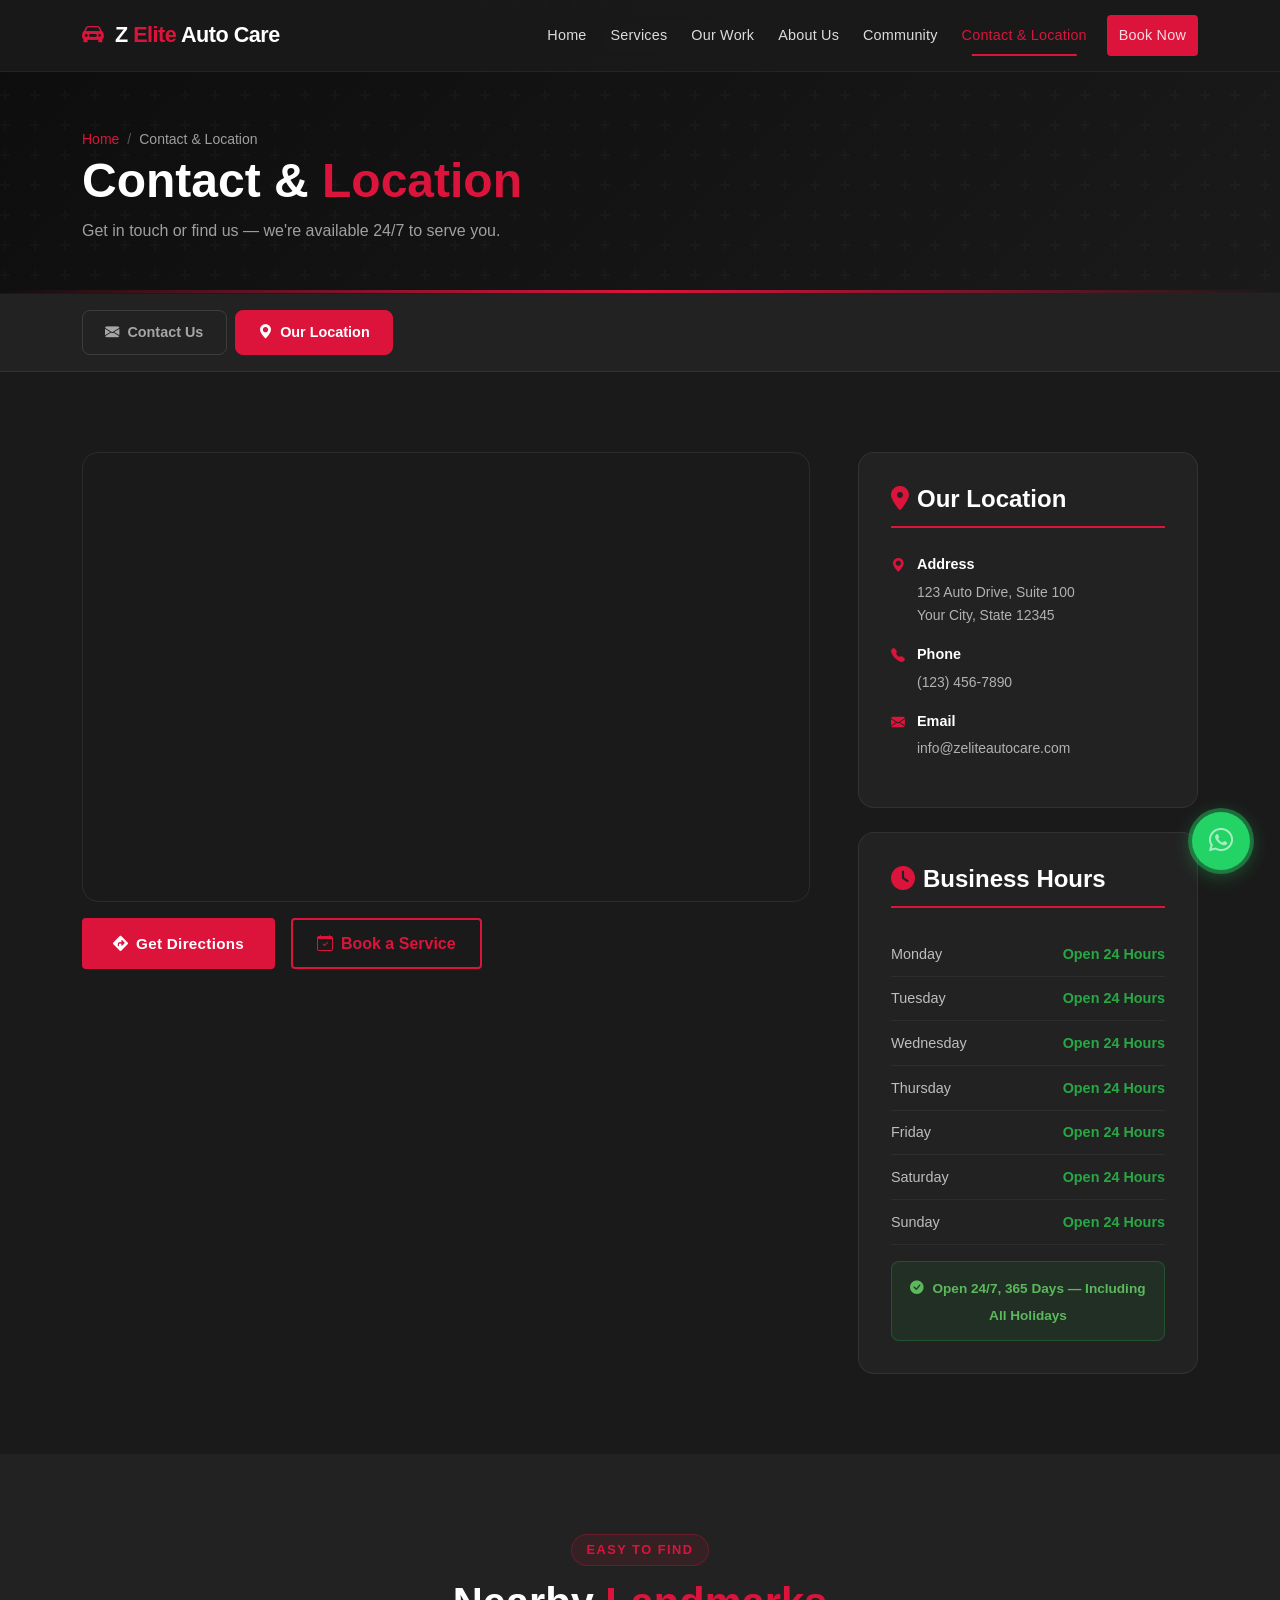
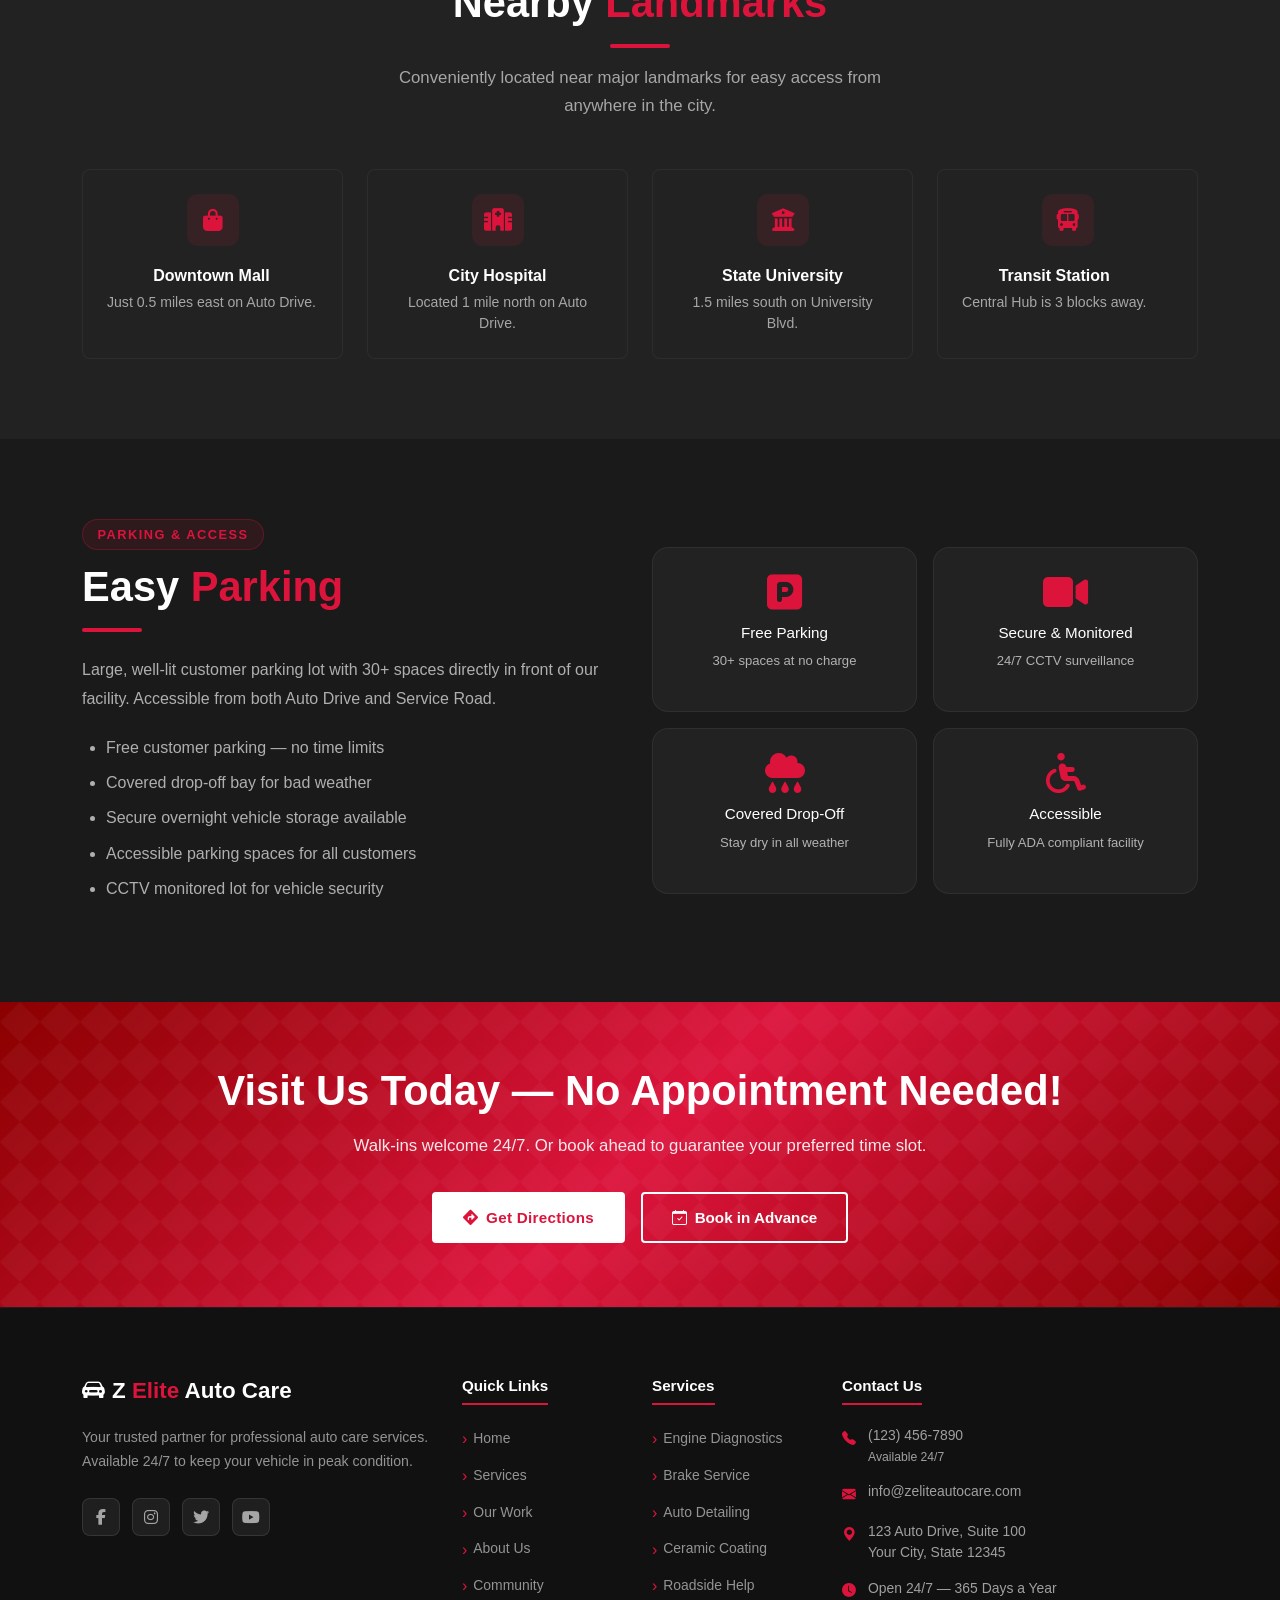
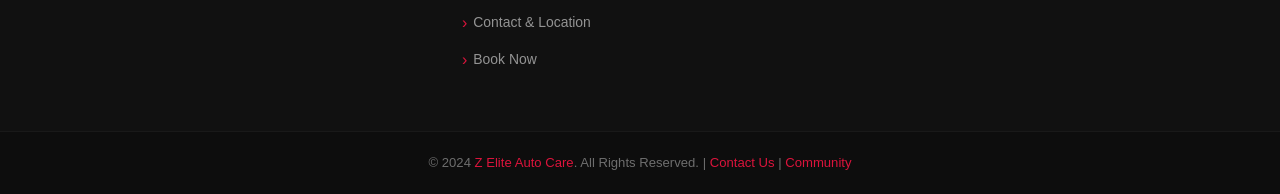
<file: location.html>
<!DOCTYPE html>
<html lang="en">
<head>
  <meta charset="UTF-8" />
  <meta http-equiv="refresh" content="0; url=contact.html#tab-location" />
  <title>Location - Z Elite Auto Care</title>
</head>
<body>
  <p>Redirecting to <a href="contact.html#location">Contact &amp; Location</a>...</p>
  <script>window.location.replace('contact.html#tab-location');</script>
</body>
</html>
</file>
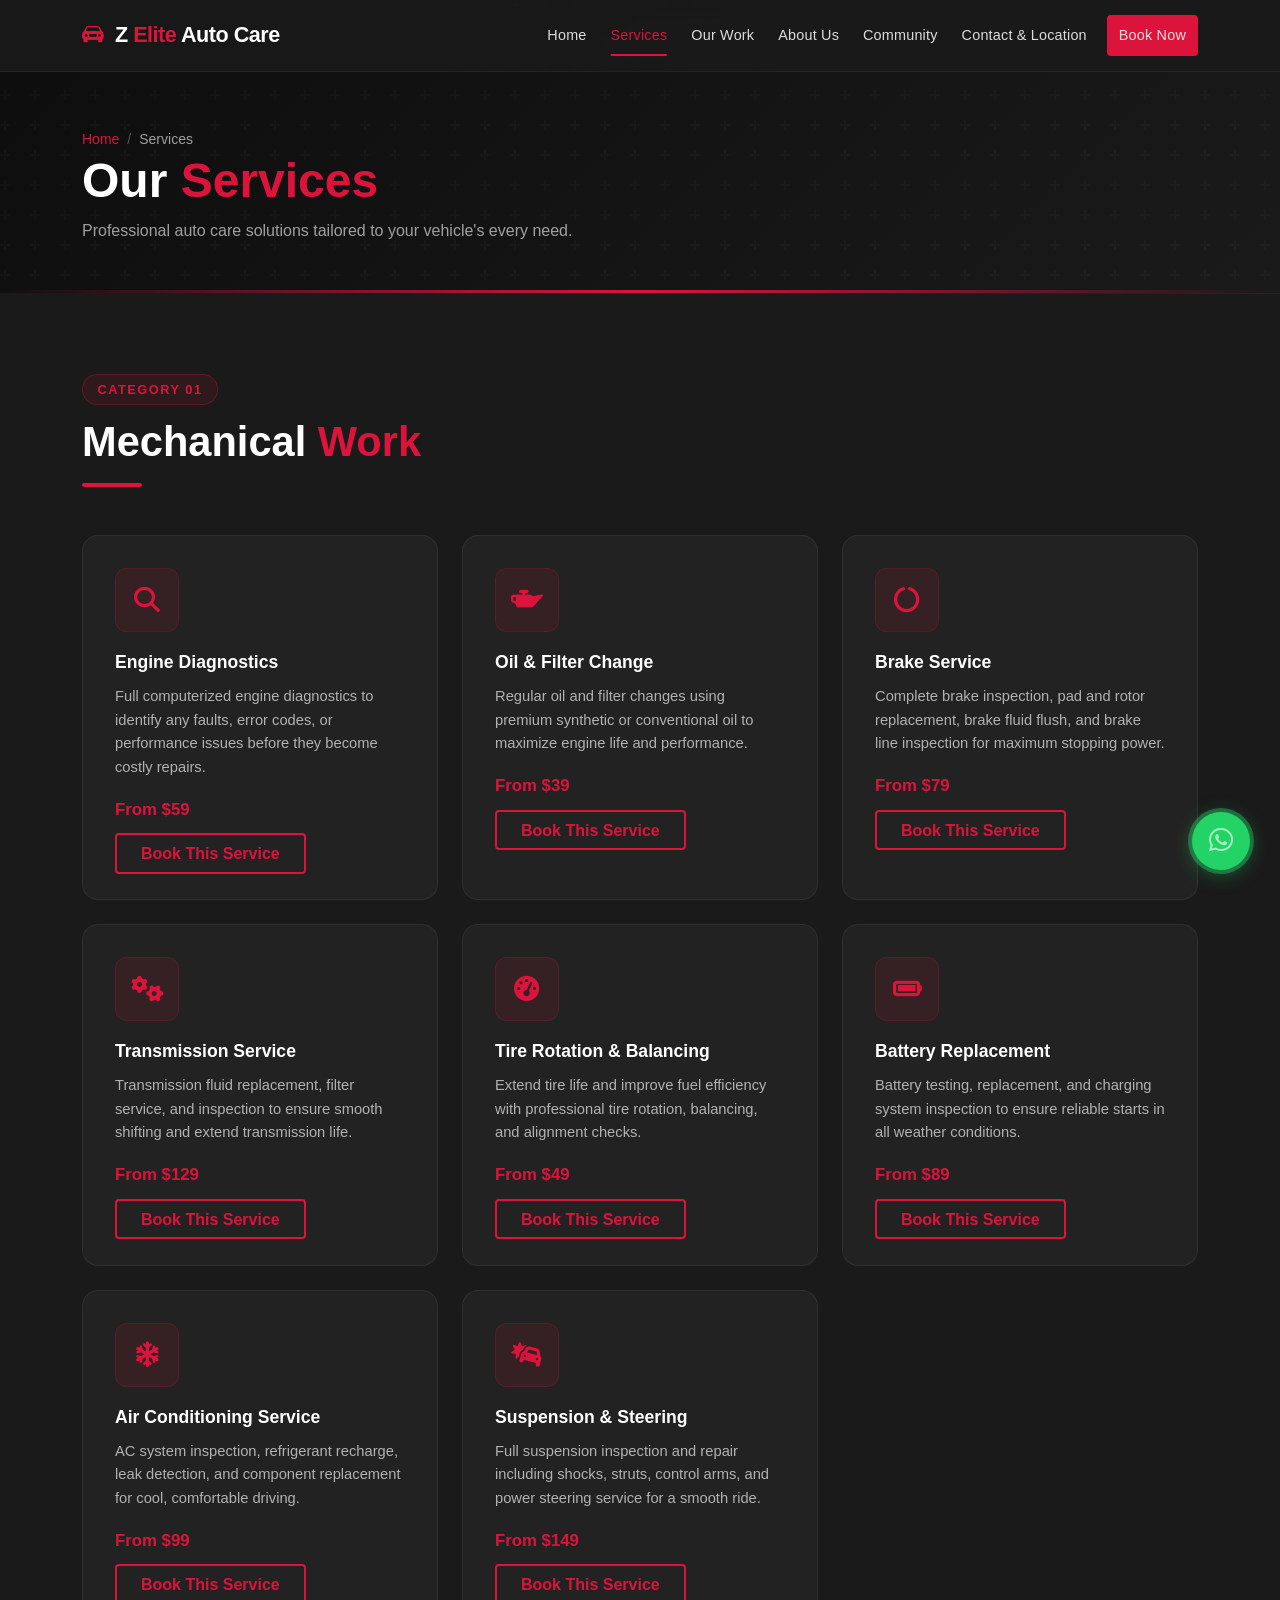
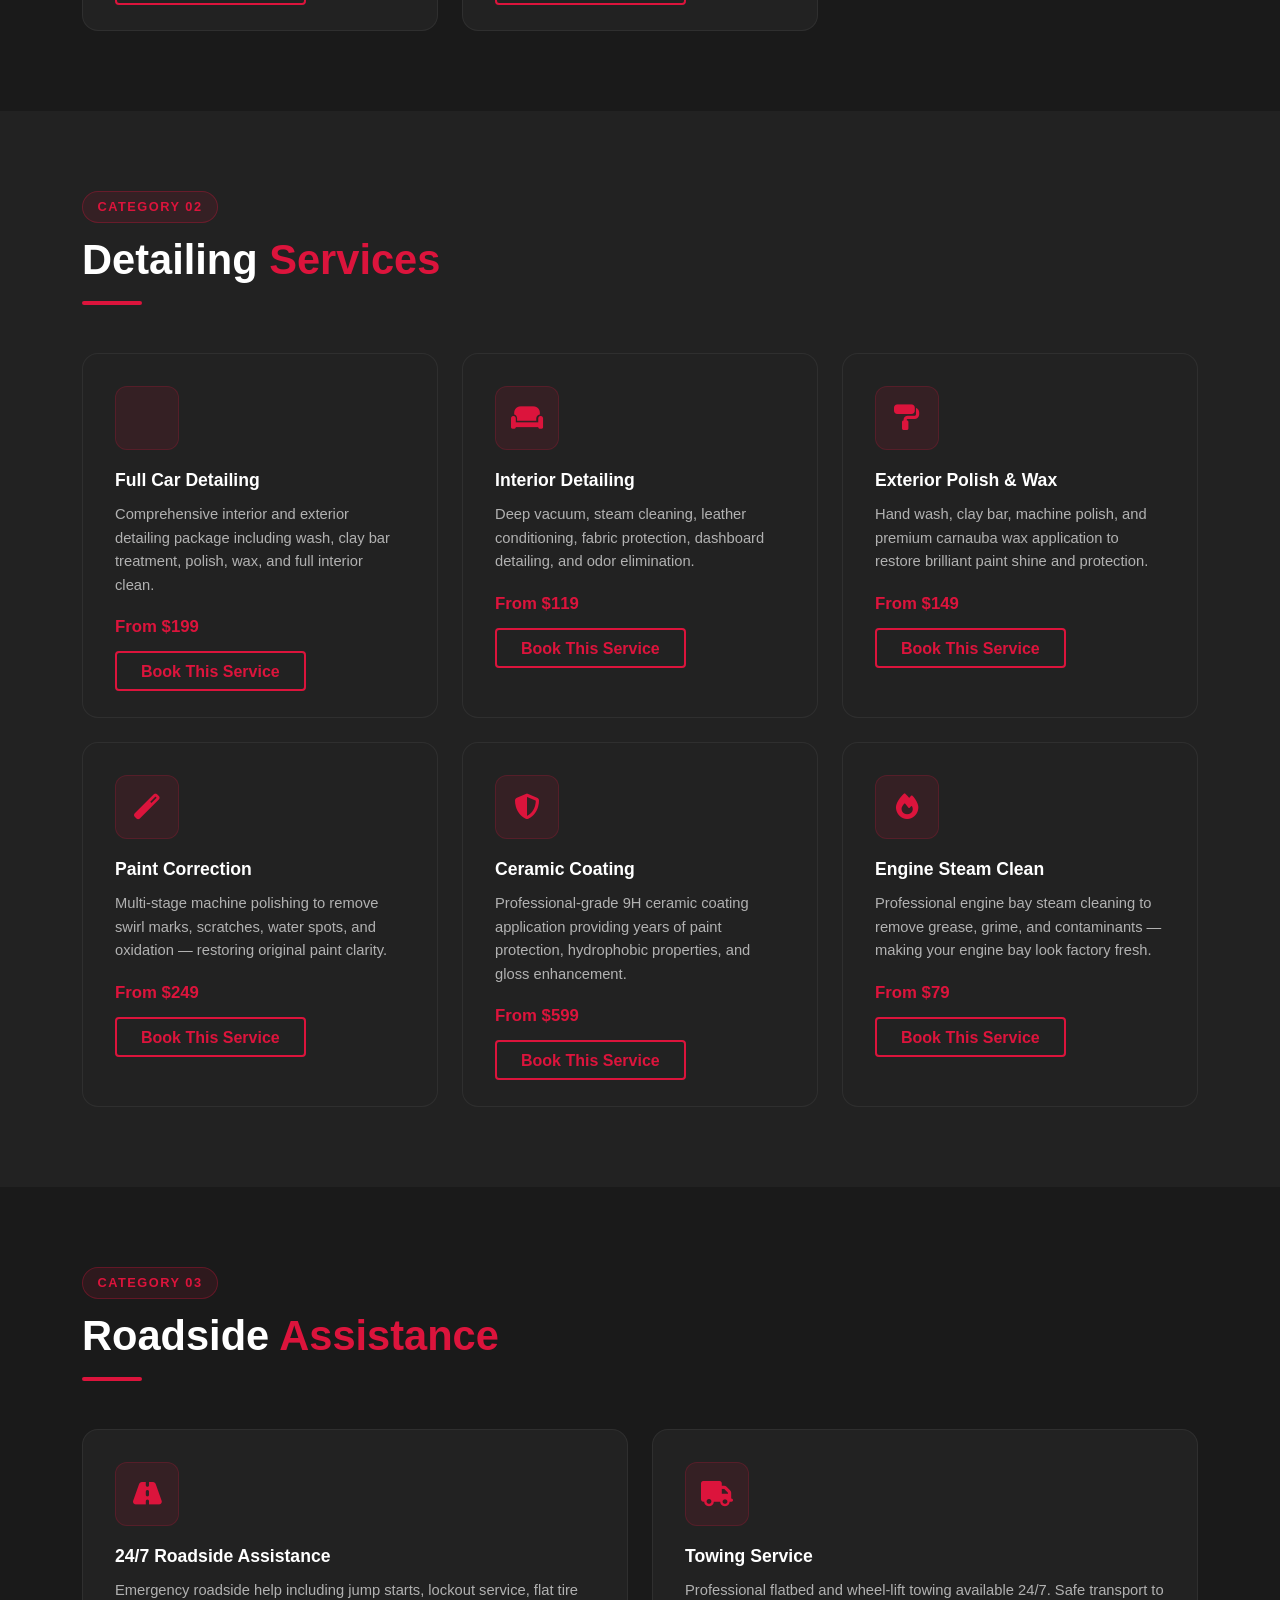
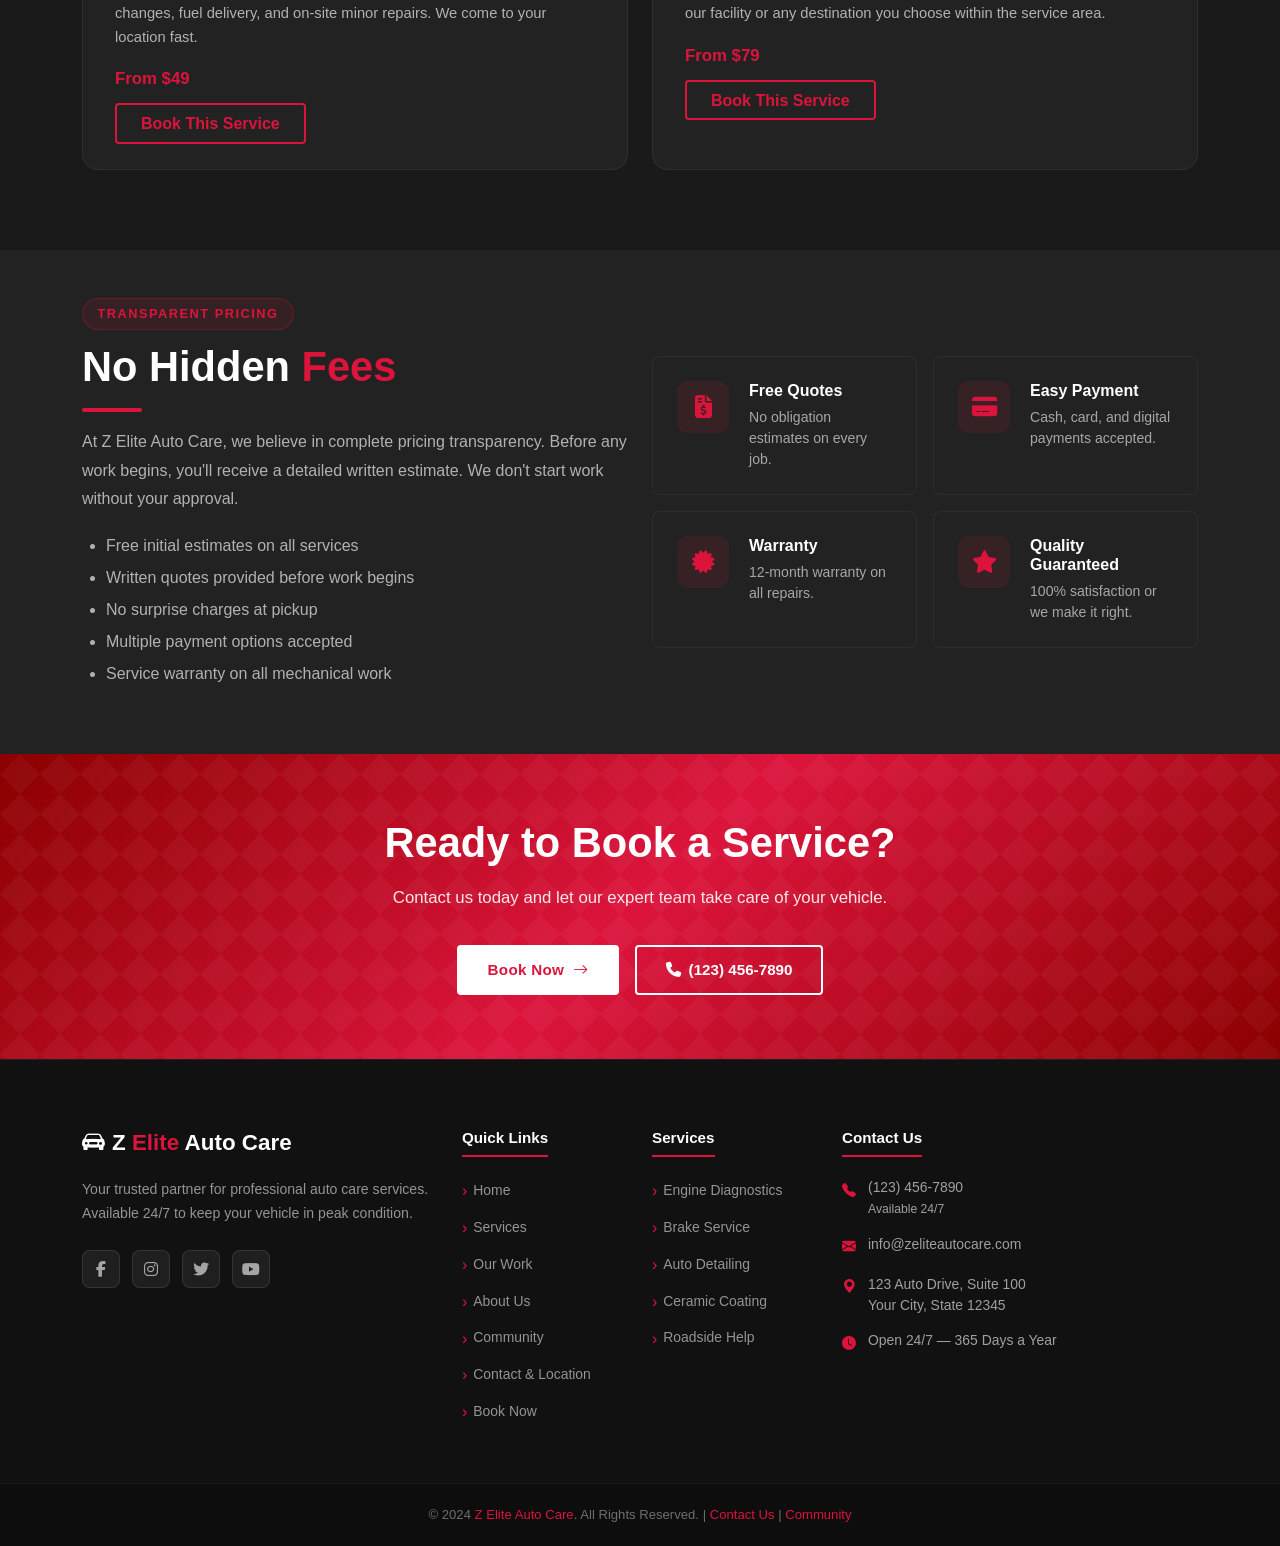
<file: services.html>
<!DOCTYPE html>
<html lang="en">
<head>
  <meta charset="UTF-8" />
  <meta name="viewport" content="width=device-width, initial-scale=1.0" />
  <meta name="description" content="Z Elite Auto Care Services - Mechanical repairs, auto detailing, ceramic coating, roadside assistance and more." />
  <title>Our Services - Z Elite Auto Care</title>
  <link rel="stylesheet" href="https://cdn.jsdelivr.net/npm/bootstrap@5.3.0/dist/css/bootstrap.min.css" />
  <link rel="stylesheet" href="https://cdn.jsdelivr.net/npm/bootstrap-icons@1.11.0/font/bootstrap-icons.css" />
  <link rel="stylesheet" href="https://cdnjs.cloudflare.com/ajax/libs/font-awesome/6.4.0/css/all.min.css" />
  <link rel="stylesheet" href="css/style.css" />
</head>
<body>

<div id="page-loader"><div class="loader-spinner"></div></div>

<!-- Navbar -->
<nav class="navbar navbar-expand-lg fixed-top">
  <div class="container">
    <a class="navbar-brand" href="index.html"><i class="bi bi-car-front-fill"></i> Z <span>Elite</span> Auto Care</a>
    <button class="navbar-toggler" type="button" data-bs-toggle="collapse" data-bs-target="#navMenu" aria-label="Toggle navigation">
      <span class="navbar-toggler-icon"></span>
    </button>
    <div class="collapse navbar-collapse" id="navMenu">
      <ul class="navbar-nav ms-auto align-items-lg-center">
        <li class="nav-item"><a class="nav-link" href="index.html">Home</a></li>
        <li class="nav-item"><a class="nav-link active" href="services.html">Services</a></li>
        <li class="nav-item"><a class="nav-link" href="our-work.html">Our Work</a></li>
        <li class="nav-item"><a class="nav-link" href="about.html">About Us</a></li>
        <li class="nav-item"><a class="nav-link" href="community.html">Community</a></li>
        <li class="nav-item"><a class="nav-link" href="contact.html">Contact &amp; Location</a></li>
        <li class="nav-item"><a class="nav-link navbar-cta" href="booking.html">Book Now</a></li>
      </ul>
    </div>
  </div>
</nav>

<!-- Page Header -->
<section class="page-header">
  <div class="container">
    <nav aria-label="breadcrumb"><ol class="breadcrumb"><li class="breadcrumb-item"><a href="index.html">Home</a></li><li class="breadcrumb-item active">Services</li></ol></nav>
    <h1>Our <span>Services</span></h1>
    <p style="color:rgba(255,255,255,0.6);margin:0.5rem 0 0;max-width:500px;">Professional auto care solutions tailored to your vehicle's every need.</p>
  </div>
</section>

<!-- Mechanical Services -->
<section class="section-pad">
  <div class="container">
    <div class="mb-5">
      <span class="section-tag">Category 01</span>
      <h2 class="section-title text-start">Mechanical <span>Work</span></h2>
      <div class="section-divider-left section-divider"></div>
    </div>
    <div class="row g-4">
      <div class="col-sm-6 col-lg-4">
        <div class="service-card fade-in-up">
          <div class="service-icon"><i class="fas fa-search"></i></div>
          <h4>Engine Diagnostics</h4>
          <p>Full computerized engine diagnostics to identify any faults, error codes, or performance issues before they become costly repairs.</p>
          <span class="service-price">From $59</span>
          <a href="booking.html" class="btn-red-outline-only">Book This Service</a>
        </div>
      </div>
      <div class="col-sm-6 col-lg-4">
        <div class="service-card fade-in-up" data-delay="100">
          <div class="service-icon"><i class="fas fa-oil-can"></i></div>
          <h4>Oil &amp; Filter Change</h4>
          <p>Regular oil and filter changes using premium synthetic or conventional oil to maximize engine life and performance.</p>
          <span class="service-price">From $39</span>
          <a href="booking.html" class="btn-red-outline-only">Book This Service</a>
        </div>
      </div>
      <div class="col-sm-6 col-lg-4">
        <div class="service-card fade-in-up" data-delay="200">
          <div class="service-icon"><i class="fas fa-circle-notch"></i></div>
          <h4>Brake Service</h4>
          <p>Complete brake inspection, pad and rotor replacement, brake fluid flush, and brake line inspection for maximum stopping power.</p>
          <span class="service-price">From $79</span>
          <a href="booking.html" class="btn-red-outline-only">Book This Service</a>
        </div>
      </div>
      <div class="col-sm-6 col-lg-4">
        <div class="service-card fade-in-up" data-delay="300">
          <div class="service-icon"><i class="fas fa-cogs"></i></div>
          <h4>Transmission Service</h4>
          <p>Transmission fluid replacement, filter service, and inspection to ensure smooth shifting and extend transmission life.</p>
          <span class="service-price">From $129</span>
          <a href="booking.html" class="btn-red-outline-only">Book This Service</a>
        </div>
      </div>
      <div class="col-sm-6 col-lg-4">
        <div class="service-card fade-in-up" data-delay="400">
          <div class="service-icon"><i class="fas fa-tachometer-alt"></i></div>
          <h4>Tire Rotation &amp; Balancing</h4>
          <p>Extend tire life and improve fuel efficiency with professional tire rotation, balancing, and alignment checks.</p>
          <span class="service-price">From $49</span>
          <a href="booking.html" class="btn-red-outline-only">Book This Service</a>
        </div>
      </div>
      <div class="col-sm-6 col-lg-4">
        <div class="service-card fade-in-up" data-delay="500">
          <div class="service-icon"><i class="fas fa-battery-full"></i></div>
          <h4>Battery Replacement</h4>
          <p>Battery testing, replacement, and charging system inspection to ensure reliable starts in all weather conditions.</p>
          <span class="service-price">From $89</span>
          <a href="booking.html" class="btn-red-outline-only">Book This Service</a>
        </div>
      </div>
      <div class="col-sm-6 col-lg-4">
        <div class="service-card fade-in-up" data-delay="100">
          <div class="service-icon"><i class="fas fa-snowflake"></i></div>
          <h4>Air Conditioning Service</h4>
          <p>AC system inspection, refrigerant recharge, leak detection, and component replacement for cool, comfortable driving.</p>
          <span class="service-price">From $99</span>
          <a href="booking.html" class="btn-red-outline-only">Book This Service</a>
        </div>
      </div>
      <div class="col-sm-6 col-lg-4">
        <div class="service-card fade-in-up" data-delay="200">
          <div class="service-icon"><i class="fas fa-car-crash"></i></div>
          <h4>Suspension &amp; Steering</h4>
          <p>Full suspension inspection and repair including shocks, struts, control arms, and power steering service for a smooth ride.</p>
          <span class="service-price">From $149</span>
          <a href="booking.html" class="btn-red-outline-only">Book This Service</a>
        </div>
      </div>
    </div>
  </div>
</section>

<!-- Detailing Services -->
<section class="section-pad" style="background:var(--dark-bg-2);">
  <div class="container">
    <div class="mb-5">
      <span class="section-tag">Category 02</span>
      <h2 class="section-title text-start">Detailing <span>Services</span></h2>
      <div class="section-divider-left section-divider"></div>
    </div>
    <div class="row g-4">
      <div class="col-sm-6 col-lg-4">
        <div class="service-card fade-in-up">
          <div class="service-icon"><i class="fas fa-car-wash"></i></div>
          <h4>Full Car Detailing</h4>
          <p>Comprehensive interior and exterior detailing package including wash, clay bar treatment, polish, wax, and full interior clean.</p>
          <span class="service-price">From $199</span>
          <a href="booking.html" class="btn-red-outline-only">Book This Service</a>
        </div>
      </div>
      <div class="col-sm-6 col-lg-4">
        <div class="service-card fade-in-up" data-delay="100">
          <div class="service-icon"><i class="fas fa-couch"></i></div>
          <h4>Interior Detailing</h4>
          <p>Deep vacuum, steam cleaning, leather conditioning, fabric protection, dashboard detailing, and odor elimination.</p>
          <span class="service-price">From $119</span>
          <a href="booking.html" class="btn-red-outline-only">Book This Service</a>
        </div>
      </div>
      <div class="col-sm-6 col-lg-4">
        <div class="service-card fade-in-up" data-delay="200">
          <div class="service-icon"><i class="fas fa-paint-roller"></i></div>
          <h4>Exterior Polish &amp; Wax</h4>
          <p>Hand wash, clay bar, machine polish, and premium carnauba wax application to restore brilliant paint shine and protection.</p>
          <span class="service-price">From $149</span>
          <a href="booking.html" class="btn-red-outline-only">Book This Service</a>
        </div>
      </div>
      <div class="col-sm-6 col-lg-4">
        <div class="service-card fade-in-up" data-delay="300">
          <div class="service-icon"><i class="fas fa-magic"></i></div>
          <h4>Paint Correction</h4>
          <p>Multi-stage machine polishing to remove swirl marks, scratches, water spots, and oxidation — restoring original paint clarity.</p>
          <span class="service-price">From $249</span>
          <a href="booking.html" class="btn-red-outline-only">Book This Service</a>
        </div>
      </div>
      <div class="col-sm-6 col-lg-4">
        <div class="service-card fade-in-up" data-delay="400">
          <div class="service-icon"><i class="fas fa-shield-alt"></i></div>
          <h4>Ceramic Coating</h4>
          <p>Professional-grade 9H ceramic coating application providing years of paint protection, hydrophobic properties, and gloss enhancement.</p>
          <span class="service-price">From $599</span>
          <a href="booking.html" class="btn-red-outline-only">Book This Service</a>
        </div>
      </div>
      <div class="col-sm-6 col-lg-4">
        <div class="service-card fade-in-up" data-delay="500">
          <div class="service-icon"><i class="fas fa-fire"></i></div>
          <h4>Engine Steam Clean</h4>
          <p>Professional engine bay steam cleaning to remove grease, grime, and contaminants — making your engine bay look factory fresh.</p>
          <span class="service-price">From $79</span>
          <a href="booking.html" class="btn-red-outline-only">Book This Service</a>
        </div>
      </div>
    </div>
  </div>
</section>

<!-- Auto Repairs / Roadside -->
<section class="section-pad">
  <div class="container">
    <div class="mb-5">
      <span class="section-tag">Category 03</span>
      <h2 class="section-title text-start">Roadside <span>Assistance</span></h2>
      <div class="section-divider-left section-divider"></div>
    </div>
    <div class="row g-4">
      <div class="col-md-6">
        <div class="service-card fade-in-up">
          <div class="service-icon"><i class="fas fa-road"></i></div>
          <h4>24/7 Roadside Assistance</h4>
          <p>Emergency roadside help including jump starts, lockout service, flat tire changes, fuel delivery, and on-site minor repairs. We come to your location fast.</p>
          <span class="service-price">From $49</span>
          <a href="booking.html" class="btn-red-outline-only">Book This Service</a>
        </div>
      </div>
      <div class="col-md-6">
        <div class="service-card fade-in-up" data-delay="100">
          <div class="service-icon"><i class="fas fa-truck"></i></div>
          <h4>Towing Service</h4>
          <p>Professional flatbed and wheel-lift towing available 24/7. Safe transport to our facility or any destination you choose within the service area.</p>
          <span class="service-price">From $79</span>
          <a href="booking.html" class="btn-red-outline-only">Book This Service</a>
        </div>
      </div>
    </div>
  </div>
</section>

<!-- Pricing Transparency -->
<section class="section-pad-sm" style="background:var(--dark-bg-2);">
  <div class="container">
    <div class="row align-items-center g-4">
      <div class="col-lg-6 fade-in-left">
        <span class="section-tag">Transparent Pricing</span>
        <h2 class="section-title text-start">No Hidden <span>Fees</span></h2>
        <div class="section-divider-left section-divider mb-3"></div>
        <p style="color:rgba(255,255,255,0.65);line-height:1.8;">At Z Elite Auto Care, we believe in complete pricing transparency. Before any work begins, you'll receive a detailed written estimate. We don't start work without your approval.</p>
        <ul style="color:rgba(255,255,255,0.65);padding-left:1.5rem;line-height:2;" class="mt-3">
          <li>Free initial estimates on all services</li>
          <li>Written quotes provided before work begins</li>
          <li>No surprise charges at pickup</li>
          <li>Multiple payment options accepted</li>
          <li>Service warranty on all mechanical work</li>
        </ul>
      </div>
      <div class="col-lg-6 fade-in-right">
        <div class="row g-3">
          <div class="col-6"><div class="feature-item"><div class="feature-icon-wrap"><i class="fas fa-file-invoice-dollar"></i></div><div class="feature-text"><h5>Free Quotes</h5><p>No obligation estimates on every job.</p></div></div></div>
          <div class="col-6"><div class="feature-item"><div class="feature-icon-wrap"><i class="fas fa-credit-card"></i></div><div class="feature-text"><h5>Easy Payment</h5><p>Cash, card, and digital payments accepted.</p></div></div></div>
          <div class="col-6"><div class="feature-item"><div class="feature-icon-wrap"><i class="fas fa-certificate"></i></div><div class="feature-text"><h5>Warranty</h5><p>12-month warranty on all repairs.</p></div></div></div>
          <div class="col-6"><div class="feature-item"><div class="feature-icon-wrap"><i class="fas fa-star"></i></div><div class="feature-text"><h5>Quality Guaranteed</h5><p>100% satisfaction or we make it right.</p></div></div></div>
        </div>
      </div>
    </div>
  </div>
</section>

<!-- CTA -->
<section class="cta-banner">
  <div class="container text-center position-relative">
    <h2 class="section-title">Ready to Book a Service?</h2>
    <p style="color:rgba(255,255,255,0.9);font-size:1.05rem;margin-bottom:2rem;">Contact us today and let our expert team take care of your vehicle.</p>
    <div class="d-flex justify-content-center gap-3 flex-wrap">
      <a href="booking.html" class="btn-red" style="background:#fff;color:var(--primary-red);border-color:#fff;">Book Now <i class="bi bi-arrow-right ms-1"></i></a>
      <a href="tel:+11234567890" class="btn-outline-red"><i class="fas fa-phone me-2"></i>(123) 456-7890</a>
    </div>
  </div>
</section>

<!-- Footer -->
<footer class="footer">
  <div class="container">
    <div class="row g-4">
      <div class="col-lg-4 col-md-6">
        <a class="footer-brand" href="index.html"><i class="bi bi-car-front-fill me-2"></i>Z <span>Elite</span> Auto Care</a>
        <p class="footer-desc">Your trusted partner for professional auto care services. Available 24/7 to keep your vehicle in peak condition.</p>
        <div class="footer-social">
          <a href="#" aria-label="Facebook"><i class="fab fa-facebook-f"></i></a>
          <a href="#" aria-label="Instagram"><i class="fab fa-instagram"></i></a>
          <a href="#" aria-label="Twitter"><i class="fab fa-twitter"></i></a>
          <a href="#" aria-label="YouTube"><i class="fab fa-youtube"></i></a>
        </div>
      </div>
      <div class="col-lg-2 col-md-6 col-6">
        <h6>Quick Links</h6>
        <ul class="footer-links">
          <li><a href="index.html">Home</a></li>
          <li><a href="services.html">Services</a></li>
          <li><a href="our-work.html">Our Work</a></li>
          <li><a href="about.html">About Us</a></li>
          <li><a href="community.html">Community</a></li>
          <li><a href="contact.html">Contact &amp; Location</a></li>
          <li><a href="booking.html">Book Now</a></li>
        </ul>
      </div>
      <div class="col-lg-2 col-md-6 col-6">
        <h6>Services</h6>
        <ul class="footer-links">
          <li><a href="services.html">Engine Diagnostics</a></li>
          <li><a href="services.html">Brake Service</a></li>
          <li><a href="services.html">Auto Detailing</a></li>
          <li><a href="services.html">Ceramic Coating</a></li>
          <li><a href="services.html">Roadside Help</a></li>
        </ul>
      </div>
      <div class="col-lg-4 col-md-6">
        <h6>Contact Us</h6>
        <div class="footer-contact-item"><i class="bi bi-telephone-fill"></i><span>(123) 456-7890<br><small>Available 24/7</small></span></div>
        <div class="footer-contact-item"><i class="bi bi-envelope-fill"></i><span>info@zeliteautocare.com</span></div>
        <div class="footer-contact-item"><i class="bi bi-geo-alt-fill"></i><span>123 Auto Drive, Suite 100<br>Your City, State 12345</span></div>
        <div class="footer-contact-item"><i class="bi bi-clock-fill"></i><span>Open 24/7 — 365 Days a Year</span></div>
      </div>
    </div>
  </div>
  <div class="footer-bottom">
    <div class="container">
      <p>&copy; 2024 <span>Z Elite Auto Care</span>. All Rights Reserved. | <a href="contact.html" style="color:var(--primary-red);">Contact Us</a> | <a href="community.html" style="color:var(--primary-red);">Community</a></p>
    </div>
  </div>
</footer>

<a href="https://wa.me/1234567890" class="whatsapp-float" target="_blank" rel="noopener" aria-label="Chat on WhatsApp" data-phone="1234567890">
  <i class="fab fa-whatsapp"></i>
</a>

<script src="https://cdn.jsdelivr.net/npm/bootstrap@5.3.0/dist/js/bootstrap.bundle.min.js"></script>
<script src="js/script.js"></script>
</body>
</html>
</file>
<file: css/style.css>
/* =============================================
   Z Elite Auto Care - Custom Stylesheet
   ============================================= */

/* --- CSS Variables --- */
:root {
  --primary-red: #DC143C;
  --primary-red-dark: #b01030;
  --primary-red-light: #ff1a4a;
  --dark-bg: #1a1a1a;
  --dark-bg-2: #222222;
  --dark-bg-3: #2a2a2a;
  --white: #ffffff;
  --off-white: #f8f9fa;
  --gray-light: #e9ecef;
  --gray-mid: #adb5bd;
  --gray-dark: #6c757d;
  --transition: all 0.3s ease;
  --shadow-sm: 0 2px 8px rgba(0,0,0,0.15);
  --shadow-md: 0 4px 20px rgba(0,0,0,0.25);
  --shadow-lg: 0 8px 40px rgba(0,0,0,0.35);
  --border-radius: 8px;
  --border-radius-lg: 16px;
}

/* --- Base Styles --- */
*, *::before, *::after { box-sizing: border-box; }

html { scroll-behavior: smooth; }

body {
  font-family: 'Segoe UI', Tahoma, Geneva, Verdana, sans-serif;
  background-color: var(--dark-bg);
  color: var(--white);
  line-height: 1.7;
  overflow-x: hidden;
}

a { color: var(--primary-red); text-decoration: none; transition: var(--transition); }
a:hover { color: var(--primary-red-light); }

img { max-width: 100%; height: auto; }

/* --- Loading Spinner --- */
#page-loader {
  position: fixed;
  inset: 0;
  background: var(--dark-bg);
  display: flex;
  align-items: center;
  justify-content: center;
  z-index: 9999;
  transition: opacity 0.5s ease, visibility 0.5s ease;
}
#page-loader.loaded { opacity: 0; visibility: hidden; }
.loader-spinner {
  width: 60px;
  height: 60px;
  border: 5px solid var(--dark-bg-3);
  border-top-color: var(--primary-red);
  border-radius: 50%;
  animation: spin 0.9s linear infinite;
}
@keyframes spin { to { transform: rotate(360deg); } }

/* --- Navbar --- */
.navbar {
  background-color: rgba(26, 26, 26, 0.95) !important;
  backdrop-filter: blur(10px);
  -webkit-backdrop-filter: blur(10px);
  border-bottom: 1px solid rgba(255,255,255,0.05);
  padding: 0.75rem 0;
  transition: var(--transition);
  z-index: 1050;
}
.navbar.scrolled {
  box-shadow: 0 4px 30px rgba(0,0,0,0.5);
  padding: 0.5rem 0;
  background-color: rgba(20, 20, 20, 0.98) !important;
}
.navbar-brand {
  font-size: 1.35rem;
  font-weight: 800;
  color: var(--white) !important;
  letter-spacing: -0.5px;
}
.navbar-brand span { color: var(--primary-red); }
.navbar-brand i { color: var(--primary-red); margin-right: 6px; }

.navbar-nav .nav-link {
  color: rgba(255,255,255,0.85) !important;
  font-weight: 500;
  font-size: 0.9rem;
  padding: 0.5rem 0.75rem !important;
  position: relative;
  transition: var(--transition);
  letter-spacing: 0.2px;
}
.navbar-nav .nav-link::after {
  content: '';
  position: absolute;
  bottom: 0;
  left: 50%;
  transform: translateX(-50%);
  width: 0;
  height: 2px;
  background: var(--primary-red);
  transition: width 0.3s ease;
}
.navbar-nav .nav-link:hover { color: var(--white) !important; }
.navbar-nav .nav-link:hover::after,
.navbar-nav .nav-link.active::after { width: 70%; }
.navbar-nav .nav-link.active { color: var(--primary-red) !important; }

.navbar-toggler {
  border-color: rgba(255,255,255,0.3);
  padding: 4px 8px;
}
.navbar-toggler-icon {
  background-image: url("data:image/svg+xml,%3csvg xmlns='http://www.w3.org/2000/svg' viewBox='0 0 30 30'%3e%3cpath stroke='rgba%28255%2C255%2C255%2C0.85%29' stroke-linecap='round' stroke-miterlimit='10' stroke-width='2' d='M4 7h22M4 15h22M4 23h22'/%3e%3c/svg%3e");
}

.navbar-cta {
  background: var(--primary-red);
  color: var(--white) !important;
  border-radius: 4px;
  padding: 0.4rem 1rem !important;
  font-weight: 600;
  margin-left: 0.5rem;
}
.navbar-cta:hover { background: var(--primary-red-dark) !important; color: var(--white) !important; }
.navbar-cta::after { display: none; }

/* --- Buttons --- */
.btn-red {
  background: var(--primary-red);
  color: var(--white);
  border: 2px solid var(--primary-red);
  padding: 0.65rem 1.8rem;
  border-radius: 4px;
  font-weight: 600;
  font-size: 0.95rem;
  transition: var(--transition);
  letter-spacing: 0.3px;
}
.btn-red:hover {
  background: var(--primary-red-dark);
  border-color: var(--primary-red-dark);
  color: var(--white);
  transform: translateY(-2px);
  box-shadow: 0 6px 20px rgba(220,20,60,0.4);
}
.btn-outline-red {
  background: transparent;
  color: var(--white);
  border: 2px solid var(--white);
  padding: 0.65rem 1.8rem;
  border-radius: 4px;
  font-weight: 600;
  font-size: 0.95rem;
  transition: var(--transition);
}
.btn-outline-red:hover {
  background: var(--white);
  color: var(--dark-bg);
  transform: translateY(-2px);
}
.btn-red-outline-only {
  background: transparent;
  color: var(--primary-red);
  border: 2px solid var(--primary-red);
  padding: 0.6rem 1.5rem;
  border-radius: 4px;
  font-weight: 600;
  transition: var(--transition);
}
.btn-red-outline-only:hover {
  background: var(--primary-red);
  color: var(--white);
  transform: translateY(-2px);
}

/* --- Hero Section --- */
.hero-section {
  min-height: 100vh;
  background: linear-gradient(135deg, #0d0d0d 0%, #1a1a1a 50%, #0f0f0f 100%);
  position: relative;
  display: flex;
  align-items: center;
  overflow: hidden;
}
.hero-section::before {
  content: '';
  position: absolute;
  inset: 0;
  background: url("data:image/svg+xml,%3Csvg width='60' height='60' viewBox='0 0 60 60' xmlns='http://www.w3.org/2000/svg'%3E%3Cg fill='none' fill-rule='evenodd'%3E%3Cg fill='%23ffffff' fill-opacity='0.02'%3E%3Cpath d='M36 34v-4h-2v4h-4v2h4v4h2v-4h4v-2h-4zm0-30V0h-2v4h-4v2h4v4h2V6h4V4h-4zM6 34v-4H4v4H0v2h4v4h2v-4h4v-2H6zM6 4V0H4v4H0v2h4v4h2V6h4V4H6z'/%3E%3C/g%3E%3C/g%3E%3C/svg%3E");
  opacity: 0.4;
}
.hero-section::after {
  content: '';
  position: absolute;
  top: -50%;
  right: -20%;
  width: 600px;
  height: 600px;
  background: radial-gradient(circle, rgba(220,20,60,0.08) 0%, transparent 70%);
  pointer-events: none;
}
.hero-content { position: relative; z-index: 2; }
.hero-badge {
  display: inline-flex;
  align-items: center;
  gap: 6px;
  background: rgba(220,20,60,0.15);
  border: 1px solid rgba(220,20,60,0.4);
  color: var(--primary-red);
  padding: 0.4rem 1rem;
  border-radius: 50px;
  font-size: 0.85rem;
  font-weight: 600;
  margin-bottom: 1.5rem;
  animation: pulse-badge 2s infinite;
}
@keyframes pulse-badge {
  0%, 100% { box-shadow: 0 0 0 0 rgba(220,20,60,0.3); }
  50% { box-shadow: 0 0 0 8px rgba(220,20,60,0); }
}
.hero-title {
  font-size: clamp(2.2rem, 5vw, 4rem);
  font-weight: 900;
  line-height: 1.1;
  margin-bottom: 1.25rem;
  color: var(--white);
}
.hero-title span { color: var(--primary-red); }
.hero-subtitle {
  font-size: 1.15rem;
  color: rgba(255,255,255,0.75);
  margin-bottom: 2rem;
  max-width: 560px;
  line-height: 1.7;
}
.hero-btns { display: flex; gap: 1rem; flex-wrap: wrap; }
.hero-visual {
  position: relative;
  display: flex;
  align-items: center;
  justify-content: center;
}
.hero-icon-grid {
  display: grid;
  grid-template-columns: repeat(2, 1fr);
  gap: 1rem;
  position: relative;
  z-index: 2;
}
.hero-icon-card {
  background: rgba(255,255,255,0.04);
  border: 1px solid rgba(255,255,255,0.08);
  border-radius: var(--border-radius-lg);
  padding: 1.5rem;
  text-align: center;
  transition: var(--transition);
  backdrop-filter: blur(5px);
}
.hero-icon-card:hover {
  background: rgba(220,20,60,0.1);
  border-color: rgba(220,20,60,0.3);
  transform: translateY(-4px);
}
.hero-icon-card i {
  font-size: 2rem;
  color: var(--primary-red);
  display: block;
  margin-bottom: 0.5rem;
}
.hero-icon-card span { font-size: 0.8rem; color: rgba(255,255,255,0.7); font-weight: 500; }

/* --- Stats Bar --- */
.stats-bar {
  background: var(--dark-bg-2);
  border-top: 1px solid rgba(255,255,255,0.05);
  border-bottom: 1px solid rgba(255,255,255,0.05);
  padding: 2rem 0;
}
.stat-item { text-align: center; padding: 0.5rem; }
.stat-number {
  font-size: 2.5rem;
  font-weight: 900;
  color: var(--primary-red);
  line-height: 1;
  display: block;
}
.stat-label {
  font-size: 0.85rem;
  color: rgba(255,255,255,0.6);
  font-weight: 500;
  margin-top: 0.25rem;
  letter-spacing: 0.5px;
  text-transform: uppercase;
}
.stat-divider {
  width: 1px;
  background: rgba(255,255,255,0.08);
  height: 60px;
  margin: auto;
}

/* --- Section Styles --- */
.section-pad { padding: 5rem 0; }
.section-pad-sm { padding: 3rem 0; }

.section-tag {
  display: inline-block;
  background: rgba(220,20,60,0.1);
  color: var(--primary-red);
  border: 1px solid rgba(220,20,60,0.3);
  padding: 0.25rem 0.9rem;
  border-radius: 50px;
  font-size: 0.8rem;
  font-weight: 700;
  letter-spacing: 1.5px;
  text-transform: uppercase;
  margin-bottom: 0.75rem;
}
.section-title {
  font-size: clamp(1.8rem, 3.5vw, 2.6rem);
  font-weight: 800;
  color: var(--white);
  margin-bottom: 1rem;
  line-height: 1.2;
}
.section-title span { color: var(--primary-red); }
.section-subtitle {
  color: rgba(255,255,255,0.6);
  font-size: 1.05rem;
  max-width: 550px;
  margin: 0 auto 2.5rem;
  line-height: 1.7;
}
.section-divider {
  width: 60px;
  height: 4px;
  background: var(--primary-red);
  border-radius: 2px;
  margin: 0.75rem auto 0;
}
.section-divider-left { margin: 0.75rem 0 0; }

/* --- Service Cards --- */
.service-card {
  background: var(--dark-bg-2);
  border: 1px solid rgba(255,255,255,0.06);
  border-radius: var(--border-radius-lg);
  padding: 2rem;
  transition: var(--transition);
  height: 100%;
  position: relative;
  overflow: hidden;
}
.service-card::before {
  content: '';
  position: absolute;
  top: 0;
  left: 0;
  right: 0;
  height: 3px;
  background: var(--primary-red);
  transform: scaleX(0);
  transition: transform 0.3s ease;
}
.service-card:hover::before { transform: scaleX(1); }
.service-card:hover {
  border-color: rgba(220,20,60,0.3);
  transform: translateY(-6px);
  box-shadow: var(--shadow-lg);
  background: var(--dark-bg-3);
}
.service-icon {
  width: 64px;
  height: 64px;
  background: rgba(220,20,60,0.1);
  border: 1px solid rgba(220,20,60,0.2);
  border-radius: 12px;
  display: flex;
  align-items: center;
  justify-content: center;
  margin-bottom: 1.25rem;
  transition: var(--transition);
}
.service-card:hover .service-icon {
  background: var(--primary-red);
  border-color: var(--primary-red);
}
.service-icon i { font-size: 1.6rem; color: var(--primary-red); transition: var(--transition); }
.service-card:hover .service-icon i { color: var(--white); }
.service-card h4 { color: var(--white); font-weight: 700; margin-bottom: 0.75rem; font-size: 1.1rem; }
.service-card p { color: rgba(255,255,255,0.65); font-size: 0.92rem; line-height: 1.6; margin-bottom: 1rem; }
.service-price {
  color: var(--primary-red);
  font-weight: 700;
  font-size: 1.05rem;
  margin-bottom: 1rem;
  display: block;
}

/* --- Why Choose Us --- */
.feature-item {
  display: flex;
  gap: 1.25rem;
  align-items: flex-start;
  padding: 1.5rem;
  background: var(--dark-bg-2);
  border-radius: var(--border-radius);
  border: 1px solid rgba(255,255,255,0.05);
  transition: var(--transition);
  height: 100%;
}
.feature-item:hover {
  border-color: rgba(220,20,60,0.25);
  background: var(--dark-bg-3);
}
.feature-icon-wrap {
  flex-shrink: 0;
  width: 52px;
  height: 52px;
  background: rgba(220,20,60,0.1);
  border-radius: 10px;
  display: flex;
  align-items: center;
  justify-content: center;
}
.feature-icon-wrap i { font-size: 1.4rem; color: var(--primary-red); }
.feature-text h5 { color: var(--white); font-weight: 700; margin-bottom: 0.4rem; font-size: 1rem; }
.feature-text p { color: rgba(255,255,255,0.6); font-size: 0.88rem; margin: 0; line-height: 1.5; }

/* --- Work Gallery Cards --- */
.work-card {
  background: var(--dark-bg-2);
  border-radius: var(--border-radius-lg);
  overflow: hidden;
  border: 1px solid rgba(255,255,255,0.06);
  transition: var(--transition);
}
.work-card:hover {
  transform: translateY(-6px);
  box-shadow: var(--shadow-lg);
  border-color: rgba(220,20,60,0.25);
}
.work-card img { width: 100%; height: 220px; object-fit: cover; transition: transform 0.4s ease; }
.work-card:hover img { transform: scale(1.05); }
.work-card-body { padding: 1.25rem; }
.work-card-body h5 { color: var(--white); font-weight: 700; margin-bottom: 0.4rem; }
.work-card-body p { color: rgba(255,255,255,0.6); font-size: 0.88rem; margin: 0; }
.work-badge {
  display: inline-block;
  background: rgba(220,20,60,0.15);
  color: var(--primary-red);
  border: 1px solid rgba(220,20,60,0.3);
  padding: 0.2rem 0.7rem;
  border-radius: 4px;
  font-size: 0.75rem;
  font-weight: 600;
  margin-bottom: 0.5rem;
  text-transform: uppercase;
  letter-spacing: 0.5px;
}

/* --- Before/After Slider --- */
.before-after-container {
  position: relative;
  overflow: hidden;
  border-radius: var(--border-radius-lg);
  cursor: col-resize;
  user-select: none;
  border: 1px solid rgba(255,255,255,0.08);
  background: #000;
}
.before-after-container img {
  display: block;
  width: 100%;
  height: 280px;
  object-fit: cover;
  pointer-events: none;
}
.before-img { position: relative; }
.after-img {
  position: absolute;
  top: 0;
  left: 0;
  right: 0;
  bottom: 0;
  overflow: hidden;
}
.after-img img { position: absolute; top: 0; left: 0; width: 100%; }
.slider-handle {
  position: absolute;
  top: 0;
  bottom: 0;
  width: 4px;
  background: var(--white);
  cursor: col-resize;
  z-index: 10;
  left: 50%;
}
.slider-handle::before {
  content: '';
  position: absolute;
  top: 50%;
  left: 50%;
  transform: translate(-50%, -50%);
  width: 44px;
  height: 44px;
  background: var(--white);
  border-radius: 50%;
  box-shadow: 0 2px 12px rgba(0,0,0,0.4);
  background-image: url("data:image/svg+xml,%3Csvg xmlns='http://www.w3.org/2000/svg' viewBox='0 0 24 24' fill='%23DC143C'%3E%3Cpath d='M8 5l-7 7 7 7V5zm8 0v14l7-7-7-7z'/%3E%3C/svg%3E");
  background-repeat: no-repeat;
  background-position: center;
  background-size: 22px;
}
.ba-labels {
  position: absolute;
  top: 12px;
  left: 0;
  right: 0;
  display: flex;
  justify-content: space-between;
  padding: 0 12px;
  pointer-events: none;
  z-index: 5;
}
.ba-label {
  background: rgba(0,0,0,0.7);
  color: var(--white);
  padding: 0.2rem 0.6rem;
  border-radius: 4px;
  font-size: 0.75rem;
  font-weight: 700;
  letter-spacing: 0.5px;
}
.ba-label.after { background: rgba(220,20,60,0.8); }
.work-item-meta { padding: 1rem; background: var(--dark-bg-2); border-radius: 0 0 var(--border-radius-lg) var(--border-radius-lg); }
.work-item-meta h5 { color: var(--white); font-size: 0.95rem; font-weight: 700; margin-bottom: 0.25rem; }
.work-item-meta p { color: rgba(255,255,255,0.6); font-size: 0.82rem; margin: 0; }

/* --- Testimonial Cards --- */
.testimonial-card {
  background: var(--dark-bg-2);
  border: 1px solid rgba(255,255,255,0.07);
  border-radius: var(--border-radius-lg);
  padding: 1.75rem;
  height: 100%;
  transition: var(--transition);
  position: relative;
}
.testimonial-card::before {
  content: '\201C';
  position: absolute;
  top: 1rem;
  right: 1.5rem;
  font-size: 5rem;
  color: rgba(220,20,60,0.1);
  font-family: Georgia, serif;
  line-height: 1;
}
.testimonial-card:hover {
  border-color: rgba(220,20,60,0.25);
  transform: translateY(-4px);
  box-shadow: var(--shadow-md);
}
.testimonial-stars { color: #ffc107; font-size: 1rem; margin-bottom: 0.75rem; letter-spacing: 2px; }
.testimonial-text {
  color: rgba(255,255,255,0.8);
  font-size: 0.92rem;
  line-height: 1.7;
  margin-bottom: 1.25rem;
  font-style: italic;
}
.testimonial-author { display: flex; align-items: center; gap: 0.75rem; }
.testimonial-author img {
  width: 48px;
  height: 48px;
  border-radius: 50%;
  object-fit: cover;
  border: 2px solid var(--primary-red);
}
.testimonial-author-info strong { color: var(--white); font-size: 0.9rem; display: block; }
.testimonial-author-info span { color: rgba(255,255,255,0.5); font-size: 0.78rem; }

/* --- Carousel Testimonials --- */
.testimonial-carousel .carousel-control-prev,
.testimonial-carousel .carousel-control-next {
  width: 48px;
  height: 48px;
  background: var(--primary-red);
  border-radius: 50%;
  top: 50%;
  transform: translateY(-50%);
}
.testimonial-carousel .carousel-indicators button {
  background: rgba(255,255,255,0.3);
  width: 8px;
  height: 8px;
  border-radius: 50%;
}
.testimonial-carousel .carousel-indicators button.active { background: var(--primary-red); }

/* --- CTA Banner --- */
.cta-banner {
  background: linear-gradient(135deg, #8b0000 0%, var(--primary-red) 50%, #8b0000 100%);
  padding: 4rem 0;
  position: relative;
  overflow: hidden;
}
.cta-banner::before {
  content: '';
  position: absolute;
  inset: 0;
  background: url("data:image/svg+xml,%3Csvg width='40' height='40' viewBox='0 0 40 40' xmlns='http://www.w3.org/2000/svg'%3E%3Cg fill='%23ffffff' fill-opacity='0.04'%3E%3Cpath d='M20 0L0 20 20 40 40 20z'/%3E%3C/g%3E%3C/svg%3E");
}
.cta-banner .section-title { color: var(--white); }
.cta-banner p { color: rgba(255,255,255,0.85); }

/* --- Page Header --- */
.page-header {
  background: linear-gradient(135deg, #0d0d0d 0%, #1a1a1a 100%);
  padding: 8rem 0 3rem;
  position: relative;
  border-bottom: 1px solid rgba(255,255,255,0.05);
}
.page-header::before {
  content: '';
  position: absolute;
  inset: 0;
  background: url("data:image/svg+xml,%3Csvg width='60' height='60' viewBox='0 0 60 60' xmlns='http://www.w3.org/2000/svg'%3E%3Cg fill='none' fill-rule='evenodd'%3E%3Cg fill='%23ffffff' fill-opacity='0.02'%3E%3Cpath d='M36 34v-4h-2v4h-4v2h4v4h2v-4h4v-2h-4zm0-30V0h-2v4h-4v2h4v4h2V6h4V4h-4zM6 34v-4H4v4H0v2h4v4h2v-4h4v-2H6zM6 4V0H4v4H0v2h4v4h2V6h4V4H6z'/%3E%3C/g%3E%3C/g%3E%3C/svg%3E");
}
.page-header::after {
  content: '';
  position: absolute;
  bottom: 0;
  left: 0;
  right: 0;
  height: 3px;
  background: linear-gradient(90deg, transparent, var(--primary-red), transparent);
}
.page-header h1 { font-size: clamp(2rem, 4vw, 3rem); font-weight: 900; color: var(--white); position: relative; }
.page-header h1 span { color: var(--primary-red); }
.breadcrumb { background: none; padding: 0; margin: 0; }
.breadcrumb-item { font-size: 0.875rem; }
.breadcrumb-item a { color: var(--primary-red); }
.breadcrumb-item.active { color: rgba(255,255,255,0.6); }
.breadcrumb-item + .breadcrumb-item::before { color: rgba(255,255,255,0.3); }

/* --- FAQ Accordion --- */
.faq-accordion .accordion-item {
  background: var(--dark-bg-2);
  border: 1px solid rgba(255,255,255,0.07);
  border-radius: var(--border-radius) !important;
  margin-bottom: 0.75rem;
  overflow: hidden;
}
.faq-accordion .accordion-button {
  background: var(--dark-bg-2);
  color: var(--white);
  font-weight: 600;
  font-size: 0.97rem;
  padding: 1.25rem 1.5rem;
  box-shadow: none !important;
  border: none;
}
.faq-accordion .accordion-button:not(.collapsed) {
  background: var(--dark-bg-3);
  color: var(--primary-red);
}
.faq-accordion .accordion-button::after {
  filter: invert(1) brightness(0.7);
}
.faq-accordion .accordion-button:not(.collapsed)::after {
  filter: none;
  background-image: url("data:image/svg+xml,%3csvg xmlns='http://www.w3.org/2000/svg' viewBox='0 0 16 16' fill='%23DC143C'%3e%3cpath fill-rule='evenodd' d='M1.646 4.646a.5.5 0 0 1 .708 0L8 10.293l5.646-5.647a.5.5 0 0 1 .708.708l-6 6a.5.5 0 0 1-.708 0l-6-6a.5.5 0 0 1 0-.708z'/%3e%3c/svg%3e");
}
.faq-accordion .accordion-body {
  background: var(--dark-bg-3);
  color: rgba(255,255,255,0.7);
  padding: 1rem 1.5rem 1.5rem;
  font-size: 0.92rem;
  line-height: 1.7;
}
.faq-search {
  background: var(--dark-bg-2);
  border: 1px solid rgba(255,255,255,0.1);
  border-radius: 8px;
  color: var(--white);
  padding: 0.75rem 1rem;
  font-size: 0.95rem;
  width: 100%;
  transition: var(--transition);
}
.faq-search:focus {
  outline: none;
  border-color: var(--primary-red);
  box-shadow: 0 0 0 3px rgba(220,20,60,0.15);
  background: var(--dark-bg-3);
}
.faq-search::placeholder { color: rgba(255,255,255,0.35); }
.faq-category-title {
  font-size: 0.75rem;
  text-transform: uppercase;
  letter-spacing: 2px;
  color: var(--primary-red);
  font-weight: 700;
  padding: 0.5rem 0;
  margin-bottom: 0.5rem;
  border-bottom: 1px solid rgba(220,20,60,0.2);
}

/* --- Blog Cards --- */
.blog-card {
  background: var(--dark-bg-2);
  border: 1px solid rgba(255,255,255,0.06);
  border-radius: var(--border-radius-lg);
  overflow: hidden;
  transition: var(--transition);
  height: 100%;
}
.blog-card:hover {
  transform: translateY(-6px);
  box-shadow: var(--shadow-lg);
  border-color: rgba(220,20,60,0.2);
}
.blog-card-img {
  overflow: hidden;
  height: 200px;
}
.blog-card-img img {
  width: 100%;
  height: 100%;
  object-fit: cover;
  transition: transform 0.4s ease;
}
.blog-card:hover .blog-card-img img { transform: scale(1.06); }
.blog-card-body { padding: 1.5rem; }
.blog-meta {
  display: flex;
  align-items: center;
  gap: 0.75rem;
  margin-bottom: 0.75rem;
  flex-wrap: wrap;
}
.blog-category {
  font-size: 0.72rem;
  font-weight: 700;
  text-transform: uppercase;
  letter-spacing: 0.8px;
  padding: 0.2rem 0.65rem;
  border-radius: 4px;
  background: rgba(220,20,60,0.15);
  color: var(--primary-red);
  border: 1px solid rgba(220,20,60,0.25);
}
.blog-date { font-size: 0.78rem; color: rgba(255,255,255,0.45); }
.blog-card h5 {
  color: var(--white);
  font-weight: 700;
  font-size: 1rem;
  margin-bottom: 0.6rem;
  line-height: 1.4;
  transition: var(--transition);
}
.blog-card:hover h5 { color: var(--primary-red); }
.blog-card p { color: rgba(255,255,255,0.6); font-size: 0.87rem; line-height: 1.6; margin-bottom: 1rem; }
.blog-read-more { color: var(--primary-red); font-weight: 600; font-size: 0.88rem; }
.blog-read-more:hover { color: var(--primary-red-light); }

/* --- Sidebar --- */
.sidebar-widget {
  background: var(--dark-bg-2);
  border: 1px solid rgba(255,255,255,0.06);
  border-radius: var(--border-radius-lg);
  padding: 1.5rem;
  margin-bottom: 1.5rem;
}
.sidebar-widget h5 {
  color: var(--white);
  font-weight: 700;
  margin-bottom: 1rem;
  padding-bottom: 0.75rem;
  border-bottom: 2px solid var(--primary-red);
  font-size: 1rem;
}
.sidebar-search {
  display: flex;
  gap: 0.5rem;
}
.sidebar-search input {
  flex: 1;
  background: var(--dark-bg-3);
  border: 1px solid rgba(255,255,255,0.1);
  border-radius: 6px;
  color: var(--white);
  padding: 0.6rem 0.9rem;
  font-size: 0.88rem;
}
.sidebar-search input:focus { outline: none; border-color: var(--primary-red); }
.sidebar-search input::placeholder { color: rgba(255,255,255,0.35); }
.recent-post-item {
  display: flex;
  gap: 0.75rem;
  padding: 0.75rem 0;
  border-bottom: 1px solid rgba(255,255,255,0.05);
}
.recent-post-item:last-child { border-bottom: none; padding-bottom: 0; }
.recent-post-item img { width: 60px; height: 50px; object-fit: cover; border-radius: 6px; flex-shrink: 0; }
.recent-post-item a { color: rgba(255,255,255,0.8); font-size: 0.85rem; font-weight: 600; line-height: 1.3; display: block; }
.recent-post-item a:hover { color: var(--primary-red); }
.recent-post-item span { color: rgba(255,255,255,0.4); font-size: 0.75rem; }
.category-list { list-style: none; padding: 0; margin: 0; }
.category-list li { border-bottom: 1px solid rgba(255,255,255,0.05); }
.category-list li:last-child { border-bottom: none; }
.category-list a {
  display: flex;
  justify-content: space-between;
  align-items: center;
  padding: 0.6rem 0;
  color: rgba(255,255,255,0.7);
  font-size: 0.88rem;
  transition: var(--transition);
}
.category-list a:hover { color: var(--primary-red); padding-left: 4px; }
.category-list span {
  background: rgba(220,20,60,0.1);
  color: var(--primary-red);
  border-radius: 50px;
  padding: 0.1rem 0.5rem;
  font-size: 0.75rem;
  font-weight: 600;
}
.newsletter-form input {
  background: var(--dark-bg-3);
  border: 1px solid rgba(255,255,255,0.1);
  border-radius: 6px;
  color: var(--white);
  padding: 0.65rem 0.9rem;
  font-size: 0.88rem;
  width: 100%;
  margin-bottom: 0.75rem;
}
.newsletter-form input::placeholder { color: rgba(255,255,255,0.35); }
.newsletter-form input:focus { outline: none; border-color: var(--primary-red); }

/* --- Contact Form --- */
.contact-form .form-control,
.contact-form .form-select {
  background: var(--dark-bg-2);
  border: 1px solid rgba(255,255,255,0.1);
  border-radius: 6px;
  color: var(--white);
  padding: 0.75rem 1rem;
  font-size: 0.92rem;
  transition: var(--transition);
}
.contact-form .form-control:focus,
.contact-form .form-select:focus {
  background: var(--dark-bg-3);
  border-color: var(--primary-red);
  box-shadow: 0 0 0 3px rgba(220,20,60,0.15);
  color: var(--white);
}
.contact-form .form-control::placeholder { color: rgba(255,255,255,0.35); }
.contact-form .form-select option { background: var(--dark-bg-2); }
.contact-form .form-label { color: rgba(255,255,255,0.8); font-weight: 500; font-size: 0.88rem; margin-bottom: 0.4rem; }
.contact-form .was-validated .form-control:invalid { border-color: var(--primary-red); }
.contact-form .was-validated .form-control:valid { border-color: #28a745; }
.contact-info-card {
  background: var(--dark-bg-2);
  border: 1px solid rgba(255,255,255,0.07);
  border-radius: var(--border-radius);
  padding: 1.25rem 1.5rem;
  display: flex;
  align-items: flex-start;
  gap: 1rem;
  transition: var(--transition);
  margin-bottom: 1rem;
}
.contact-info-card:hover { border-color: rgba(220,20,60,0.25); background: var(--dark-bg-3); }
.contact-info-icon {
  width: 48px;
  height: 48px;
  flex-shrink: 0;
  background: rgba(220,20,60,0.1);
  border-radius: 10px;
  display: flex;
  align-items: center;
  justify-content: center;
}
.contact-info-icon i { font-size: 1.2rem; color: var(--primary-red); }
.contact-info-content strong { color: var(--white); display: block; font-size: 0.9rem; margin-bottom: 0.2rem; }
.contact-info-content span { color: rgba(255,255,255,0.6); font-size: 0.875rem; }

/* --- About Page --- */
.about-img-wrap {
  position: relative;
  border-radius: var(--border-radius-lg);
  overflow: hidden;
}
.about-img-wrap img { width: 100%; border-radius: var(--border-radius-lg); }
.about-img-badge {
  position: absolute;
  bottom: 20px;
  right: 20px;
  background: var(--primary-red);
  color: var(--white);
  padding: 1rem 1.25rem;
  border-radius: var(--border-radius);
  text-align: center;
  font-weight: 800;
}
.about-img-badge .num { font-size: 2rem; display: block; line-height: 1; }
.about-img-badge .label { font-size: 0.75rem; opacity: 0.9; }
.team-card {
  background: var(--dark-bg-2);
  border: 1px solid rgba(255,255,255,0.06);
  border-radius: var(--border-radius-lg);
  padding: 2rem 1.5rem;
  text-align: center;
  transition: var(--transition);
}
.team-card:hover {
  border-color: rgba(220,20,60,0.25);
  transform: translateY(-6px);
  box-shadow: var(--shadow-lg);
}
.team-card img {
  width: 90px;
  height: 90px;
  border-radius: 50%;
  object-fit: cover;
  border: 3px solid var(--primary-red);
  margin-bottom: 1rem;
}
.team-card h5 { color: var(--white); font-weight: 700; margin-bottom: 0.25rem; }
.team-card .role { color: var(--primary-red); font-size: 0.85rem; font-weight: 600; margin-bottom: 0.75rem; }
.team-card p { color: rgba(255,255,255,0.6); font-size: 0.85rem; margin: 0; }
.values-card {
  background: var(--dark-bg-2);
  border: 1px solid rgba(255,255,255,0.06);
  border-radius: var(--border-radius);
  padding: 1.75rem;
  text-align: center;
  transition: var(--transition);
  border-bottom: 3px solid transparent;
}
.values-card:hover { border-bottom-color: var(--primary-red); transform: translateY(-4px); }
.values-card i { font-size: 2.5rem; color: var(--primary-red); margin-bottom: 1rem; display: block; }
.values-card h5 { color: var(--white); font-weight: 700; margin-bottom: 0.5rem; }
.values-card p { color: rgba(255,255,255,0.6); font-size: 0.88rem; margin: 0; }

/* --- Rating Summary --- */
.rating-summary {
  background: var(--dark-bg-2);
  border: 1px solid rgba(255,255,255,0.07);
  border-radius: var(--border-radius-lg);
  padding: 2rem;
}
.big-rating { font-size: 4rem; font-weight: 900; color: var(--white); line-height: 1; }
.rating-stars-big { font-size: 1.5rem; color: #ffc107; letter-spacing: 4px; }
.rating-bar { height: 8px; background: rgba(255,255,255,0.1); border-radius: 4px; overflow: hidden; margin-bottom: 6px; }
.rating-bar-fill { height: 100%; background: #ffc107; border-radius: 4px; }

/* --- Location Page --- */
.map-container {
  border-radius: var(--border-radius-lg);
  overflow: hidden;
  border: 1px solid rgba(255,255,255,0.08);
  height: 450px;
}
.map-container iframe { width: 100%; height: 100%; border: none; filter: grayscale(30%) invert(5%); }
.hours-row {
  display: flex;
  justify-content: space-between;
  padding: 0.6rem 0;
  border-bottom: 1px solid rgba(255,255,255,0.05);
  font-size: 0.9rem;
}
.hours-row:last-child { border-bottom: none; }
.hours-row .day { color: rgba(255,255,255,0.7); }
.hours-row .time { color: var(--white); font-weight: 600; }
.hours-row.open .time { color: #28a745; }

/* --- Footer --- */
.footer {
  background: #111111;
  border-top: 1px solid rgba(255,255,255,0.06);
  padding: 4rem 0 0;
}
.footer-brand {
  font-size: 1.4rem;
  font-weight: 800;
  color: var(--white);
  display: inline-block;
  margin-bottom: 1rem;
}
.footer-brand span { color: var(--primary-red); }
.footer-desc { color: rgba(255,255,255,0.55); font-size: 0.88rem; line-height: 1.7; margin-bottom: 1.5rem; }
.footer h6 {
  color: var(--white);
  font-weight: 700;
  font-size: 0.95rem;
  margin-bottom: 1.25rem;
  padding-bottom: 0.5rem;
  border-bottom: 2px solid var(--primary-red);
  display: inline-block;
}
.footer-links { list-style: none; padding: 0; margin: 0; }
.footer-links li { margin-bottom: 0.6rem; }
.footer-links a {
  color: rgba(255,255,255,0.55);
  font-size: 0.87rem;
  transition: var(--transition);
  display: flex;
  align-items: center;
  gap: 6px;
}
.footer-links a::before { content: '›'; color: var(--primary-red); font-size: 1rem; }
.footer-links a:hover { color: var(--white); padding-left: 4px; }
.footer-contact-item {
  display: flex;
  align-items: flex-start;
  gap: 0.75rem;
  margin-bottom: 0.9rem;
  font-size: 0.87rem;
}
.footer-contact-item i { color: var(--primary-red); margin-top: 2px; flex-shrink: 0; }
.footer-contact-item span { color: rgba(255,255,255,0.6); line-height: 1.5; }
.footer-social { display: flex; gap: 0.75rem; margin-top: 1rem; }
.footer-social a {
  width: 38px;
  height: 38px;
  background: rgba(255,255,255,0.06);
  border: 1px solid rgba(255,255,255,0.1);
  border-radius: 8px;
  display: flex;
  align-items: center;
  justify-content: center;
  color: rgba(255,255,255,0.6);
  font-size: 1rem;
  transition: var(--transition);
}
.footer-social a:hover { background: var(--primary-red); border-color: var(--primary-red); color: var(--white); transform: translateY(-3px); }
.footer-bottom {
  background: #0d0d0d;
  border-top: 1px solid rgba(255,255,255,0.05);
  padding: 1.25rem 0;
  margin-top: 3rem;
  text-align: center;
}
.footer-bottom p { color: rgba(255,255,255,0.4); font-size: 0.82rem; margin: 0; }
.footer-bottom span { color: var(--primary-red); }

/* --- WhatsApp Floating Button --- */
.whatsapp-float {
  position: fixed;
  bottom: 30px;
  right: 30px;
  z-index: 1000;
  width: 58px;
  height: 58px;
  background: #25D366;
  border-radius: 50%;
  display: flex;
  align-items: center;
  justify-content: center;
  box-shadow: 0 4px 20px rgba(37, 211, 102, 0.4);
  transition: var(--transition);
  text-decoration: none;
}
.whatsapp-float:hover {
  background: #1ebe5c;
  transform: scale(1.1) translateY(-3px);
  box-shadow: 0 8px 30px rgba(37, 211, 102, 0.5);
  color: var(--white);
}
.whatsapp-float i { font-size: 1.7rem; color: var(--white); }
.whatsapp-float::before {
  content: '';
  position: absolute;
  border-radius: 50%;
  animation: whatsapp-ping 2s infinite;
  background: rgba(37, 211, 102, 0.4);
  inset: -4px;
}
@keyframes whatsapp-ping {
  0% { transform: scale(1); opacity: 1; }
  100% { transform: scale(1.4); opacity: 0; }
}

/* --- Filter Buttons --- */
.filter-btn-group { display: flex; gap: 0.5rem; flex-wrap: wrap; }
.filter-btn {
  background: var(--dark-bg-2);
  color: rgba(255,255,255,0.7);
  border: 1px solid rgba(255,255,255,0.1);
  padding: 0.5rem 1.2rem;
  border-radius: 50px;
  font-size: 0.87rem;
  font-weight: 500;
  cursor: pointer;
  transition: var(--transition);
}
.filter-btn:hover, .filter-btn.active {
  background: var(--primary-red);
  color: var(--white);
  border-color: var(--primary-red);
}

/* --- Pagination --- */
.pagination .page-item .page-link {
  background: var(--dark-bg-2);
  border-color: rgba(255,255,255,0.1);
  color: rgba(255,255,255,0.7);
  padding: 0.5rem 0.9rem;
}
.pagination .page-item.active .page-link { background: var(--primary-red); border-color: var(--primary-red); color: var(--white); }
.pagination .page-item .page-link:hover { background: var(--dark-bg-3); color: var(--white); }

/* --- Scroll Animations --- */
.fade-in-up {
  opacity: 0;
  transform: translateY(30px);
  transition: opacity 0.6s ease, transform 0.6s ease;
}
.fade-in-up.animated { opacity: 1; transform: translateY(0); }
.fade-in-left {
  opacity: 0;
  transform: translateX(-30px);
  transition: opacity 0.6s ease, transform 0.6s ease;
}
.fade-in-left.animated { opacity: 1; transform: translateX(0); }
.fade-in-right {
  opacity: 0;
  transform: translateX(30px);
  transition: opacity 0.6s ease, transform 0.6s ease;
}
.fade-in-right.animated { opacity: 1; transform: translateX(0); }

/* --- Lazy Load --- */
img[data-src] { opacity: 0; transition: opacity 0.4s ease; }
img.loaded { opacity: 1; }

/* --- Certification Badges --- */
.cert-badge {
  background: var(--dark-bg-2);
  border: 1px solid rgba(255,255,255,0.07);
  border-radius: var(--border-radius);
  padding: 1.25rem;
  text-align: center;
  transition: var(--transition);
}
.cert-badge:hover { border-color: rgba(220,20,60,0.25); background: var(--dark-bg-3); }
.cert-badge i { font-size: 2rem; color: #ffc107; margin-bottom: 0.5rem; display: block; }
.cert-badge span { color: rgba(255,255,255,0.7); font-size: 0.82rem; font-weight: 600; }

/* --- Alert styles --- */
.alert-success-custom {
  background: rgba(40,167,69,0.1);
  border: 1px solid rgba(40,167,69,0.3);
  color: #5cb85c;
  border-radius: 8px;
  padding: 1rem 1.25rem;
}
.alert-error-custom {
  background: rgba(220,20,60,0.1);
  border: 1px solid rgba(220,20,60,0.3);
  color: var(--primary-red);
  border-radius: 8px;
  padding: 1rem 1.25rem;
}

/* --- Utility --- */
.text-red { color: var(--primary-red) !important; }
.bg-dark-2 { background-color: var(--dark-bg-2) !important; }
.bg-dark-3 { background-color: var(--dark-bg-3) !important; }
.border-red { border-color: var(--primary-red) !important; }
.rounded-lg { border-radius: var(--border-radius-lg) !important; }

/* --- Responsive --- */
@media (max-width: 991px) {
  .navbar-collapse { background: rgba(20,20,20,0.98); padding: 1rem; border-radius: 8px; margin-top: 0.5rem; }
  .section-pad { padding: 3.5rem 0; }
  .hero-section { min-height: auto; padding: 7rem 0 3rem; }
  .hero-icon-grid { display: none; }
  .stat-divider { display: none; }
}
@media (max-width: 767px) {
  .section-pad { padding: 2.5rem 0; }
  .hero-title { font-size: 2rem; }
  .hero-btns { flex-direction: column; align-items: flex-start; }
  .stats-bar .row > div { border-bottom: 1px solid rgba(255,255,255,0.05); padding-bottom: 1rem; margin-bottom: 1rem; }
  .stats-bar .row > div:last-child { border-bottom: none; margin-bottom: 0; }
  .whatsapp-float { bottom: 20px; right: 20px; width: 50px; height: 50px; }
  .whatsapp-float i { font-size: 1.4rem; }
  .page-header { padding: 6rem 0 2rem; }
  .filter-btn-group { justify-content: center; }
}
@media (max-width: 575px) {
  .hero-btns .btn-red, .hero-btns .btn-outline-red { width: 100%; text-align: center; }
  .cta-banner { padding: 3rem 0; }
}

/* ===== PAGE TABS (Contact & Location / Community) ===== */
.page-tabs {
  display: flex;
  gap: 0.5rem;
  padding: 1rem 0;
  flex-wrap: wrap;
}
.page-tabs .nav-link {
  background: transparent;
  color: rgba(255,255,255,0.6);
  border: 1px solid rgba(255,255,255,0.12);
  border-radius: 8px;
  padding: 0.6rem 1.4rem;
  font-weight: 600;
  font-size: 0.9rem;
  transition: all 0.25s ease;
}
.page-tabs .nav-link:hover {
  background: rgba(220,20,60,0.1);
  border-color: rgba(220,20,60,0.4);
  color: var(--white);
}
.page-tabs .nav-link.active {
  background: var(--primary-red);
  border-color: var(--primary-red);
  color: var(--white);
}

/* ===== BOOKING PAGE ===== */
.booking-section-title {
  color: var(--white);
  font-weight: 800;
  font-size: 1.05rem;
  display: flex;
  align-items: center;
  gap: 0.65rem;
  margin-bottom: 1.25rem;
  padding-bottom: 0.75rem;
  border-bottom: 1px solid rgba(255,255,255,0.07);
}
.step-badge {
  display: inline-flex;
  align-items: center;
  justify-content: center;
  width: 28px;
  height: 28px;
  background: var(--primary-red);
  color: #fff;
  border-radius: 50%;
  font-size: 0.82rem;
  font-weight: 800;
  flex-shrink: 0;
}
.service-checkbox-label {
  display: flex;
  align-items: center;
  gap: 0.5rem;
  background: rgba(255,255,255,0.03);
  border: 1px solid rgba(255,255,255,0.08);
  border-radius: 8px;
  padding: 0.6rem 0.9rem;
  cursor: pointer;
  width: 100%;
  transition: all 0.2s ease;
  font-size: 0.88rem;
  color: rgba(255,255,255,0.75);
}
.service-checkbox-label:hover {
  background: rgba(220,20,60,0.08);
  border-color: rgba(220,20,60,0.3);
  color: var(--white);
}
.service-checkbox-label input[type="checkbox"] {
  width: 16px;
  height: 16px;
  accent-color: var(--primary-red);
  flex-shrink: 0;
}
.service-checkbox-label:has(input:checked) {
  background: rgba(220,20,60,0.12);
  border-color: var(--primary-red);
  color: var(--white);
}
</file>
